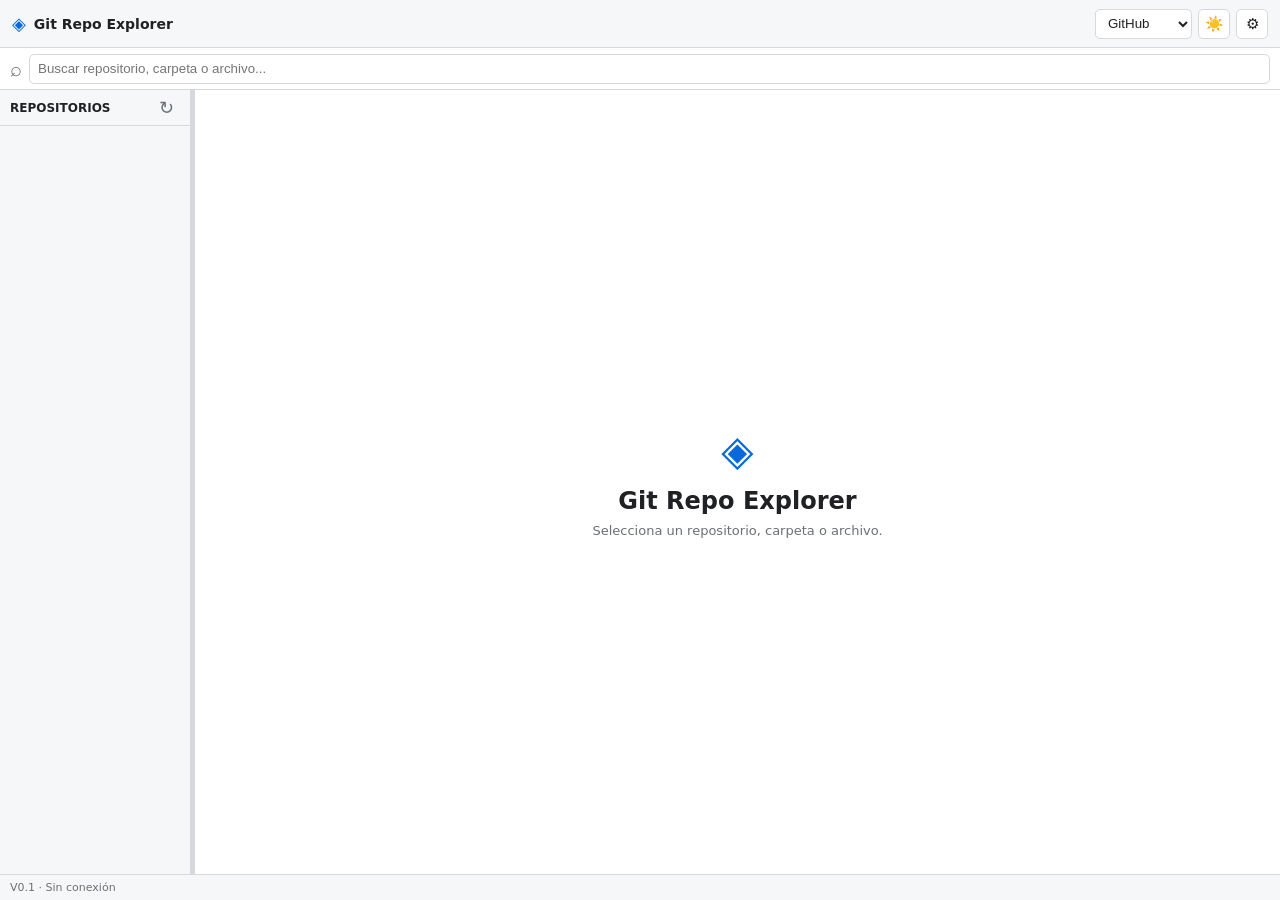
<file: GiXplorer_Test/GiXplorer/index.html>
<!-- GiXplorer_index.html -->

<!DOCTYPE html>

<html lang="es">

<head>

    <meta charset="UTF-8">

    <meta
        name="viewport"
        content="width=device-width, initial-scale=1.0"
    >

    <title>GiXplorer</title>

    <link
        rel="stylesheet"
        href="css/main.css"
    >

</head>


<body>


<!-- ============================================================
     CABECERA
     ============================================================ -->

<header class="topbar">

    <div class="title">

        <span class="title-icon">◈</span>

        <span>Git Repo Explorer</span>

    </div>


    <div class="top-actions">


        <!-- Proveedor rápido -->

        <select id="provider">

            <option value="github">
                GitHub
            </option>

            <option value="codeberg">
                Codeberg
            </option>

        </select>


        <!-- Cambio rápido de tema -->

        <button
            id="themeToggle"
            title="Cambiar tema"
        >
            ☀️
        </button>


        <!-- Abrir configuración -->

        <button
            id="settings"
            title="Configuración"
        >
            ⚙
        </button>


        <!-- ====================================================
             PANEL DE CONFIGURACIÓN
             ==================================================== -->

        <div
            id="settingsPanel"
            class="settings-panel"
        >


            <div class="settings-header">

                <span data-i18n="settings">
                    Configuración
                </span>

                <button
                    id="closeSettings"
                    title="Cerrar"
                >
                    ×
                </button>

            </div>


            <div class="settings-content">


                <!-- ============================
                     PROVEEDOR
                     ============================ -->

                <h3 data-i18n="provider">
                    Proveedor
                </h3>

                <select id="settingsProvider">

                    <option value="github">
                        GitHub
                    </option>

                    <option value="codeberg">
                        Codeberg
                    </option>

                </select>


                <!-- ============================
                     USUARIO
                     ============================ -->

                <h3 data-i18n="user">
                    Usuario
                </h3>

					<input
					id="providerUser"
					type="text"
					autocomplete="off"
					data-i18n-placeholder="user"
					placeholder="Usuario"
				>


                <!-- ============================
                     TOKEN
                     ============================ -->

                <h3 data-i18n="token">
                    Token
                </h3>

                <input
                    id="providerToken"
                    type="password"
                    autocomplete="off"
                    placeholder="Token"
                >


                <!-- Conexión -->

                <button
                    id="connectProvider"
                    data-i18n="testConnection"
                >
                    Probar conexión
                </button>


                <div
					id="connectionStatus"
					data-i18n="notConfigured"
				>
					Sin configurar
				</div>


                <hr>


                <!-- ============================
                     CONFIRMACIONES
                     ============================ -->

                <h3 data-i18n="confirmations">
                    Confirmaciones
                </h3>


                <label>

                    <input
                        type="checkbox"
                        id="confirmDelete"
                    >

                    <span data-i18n="confirmDelete">
                        Confirmar eliminar
                    </span>

                </label>


                <label>

                    <input
                        type="checkbox"
                        id="confirmMove"
                    >

                    <span data-i18n="confirmMove">
                        Confirmar mover
                    </span>

                </label>


                <label>

                    <input
                        type="checkbox"
                        id="confirmOverwrite"
                    >

                    <span data-i18n="confirmOverwrite">
                        Confirmar sobrescribir
                    </span>

                </label>


                <hr>


                <!-- ============================
                     INTERFAZ
                     ============================ -->

                <h3 data-i18n="interface">
                    Interfaz
                </h3>


                <!-- Tema -->

                <label
				for="settingsTheme"
				data-i18n="theme"
				>
					Tema
				</label>

                <select id="settingsTheme">

                   <option value="dark" data-i18n="dark">
						Oscuro
					</option>

					<option value="light" data-i18n="light">
						Claro
					</option>

					<option value="system" data-i18n="system">
						Sistema
					</option>

                </select>


                <!-- Idioma -->

                <label
                    for="settingsLanguage"
                    data-i18n="language"
                >
                    Idioma
                </label>

                <select id="settingsLanguage">

                    <option value="es">
                        Español
                    </option>

                    <option value="en">
                        English
                    </option>

                </select>


                <!-- Restaurar confirmaciones -->

                <button
                    id="resetConfirmations"
                    data-i18n="restoreConfirmations"
                >
                    Restaurar confirmaciones
                </button>


                <!-- Restablecer datos de usuario -->

                <button
                    id="resetData"
                    class="danger"
                    data-i18n="resetData"
                >
                    Restablecer datos
                </button>


            </div>

        </div>

    </div>

</header>


<!-- ============================================================
     BUSCADOR
     ============================================================ -->

<div class="searchbar">

    <span class="search-icon">
        ⌕
    </span>

	<input
		id="search"
		type="search"
		data-i18n-placeholder="search"
		placeholder="Buscar repositorio, carpeta o archivo..."
	>

</div>


<!-- ============================================================
     ÁREA PRINCIPAL
     ============================================================ -->

<main id="workspace">


    <!-- ============================
         ÁRBOL
         ============================ -->

    <section id="treePanel">

        <div class="panel-header">

            <span data-i18n="repositories">
			Repositorios
			</span>

           <button
			id="refreshTree"
			title="Actualizar"
		>
			↻
		</button>

        </div>


        <div id="tree">

            <!-- El árbol se genera desde JavaScript -->

        </div>

    </section>


    <!-- ============================
         SEPARADOR REDIMENSIONABLE
         ============================ -->

    <div
        id="splitter"
        title="Arrastrar para cambiar tamaño"
    ></div>


    <!-- ============================
         DETALLE
         ============================ -->

    <section id="detailPanel">

        <div class="empty-detail">

            <div class="empty-icon">
                ◈
            </div>

            <h2>
                Git Repo Explorer
            </h2>

			<p data-i18n="selectItem">
				Selecciona un repositorio,
				carpeta o archivo.
			</p>

        </div>

    </section>


</main>


<!-- ============================================================
     PIE
     ============================================================ -->

<footer>

	<span id="status">
		V0.1 · <span data-i18n="offline">Sin conexión</span>
	</span>

</footer>


<!-- ============================================================
     JAVASCRIPT
     
     El orden es importante:
     
     1. Storage
     2. Idioma
     3. Contrato de proveedores
     4. Proveedores
     5. Gestor de proveedores
     6. Aplicación
     ============================================================ -->

<script src="js/storage.js"></script>

<script src="js/i18n.js"></script>

<script src="js/providers/provider-interface.js"></script>

<script src="js/providers/github-provider.js"></script>

<script src="js/providers/codeberg-provider.js"></script>

<script src="js/provider-manager.js"></script>

<script src="js/app.js"></script>


</body>

</html>
</file>
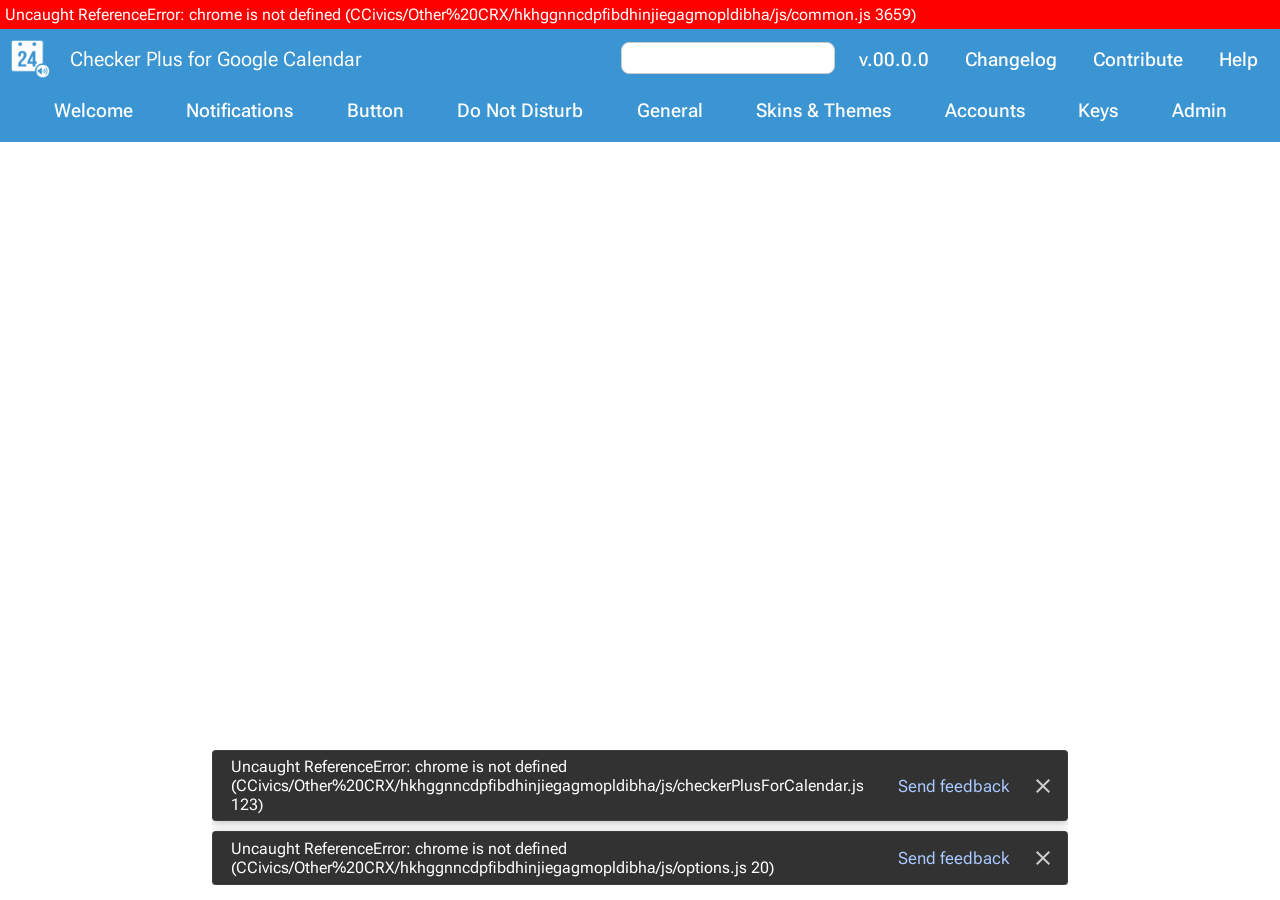
<file: CCivics/Other CRX/hkhggnncdpfibdhinjiegagmopldibha/options.html>
<!DOCTYPE html>
<html>
<head>
  	<title>Checker Plus for Google Calendar - Options</title>
  	<meta http-equiv="Content-Type" content="text/html; charset=utf-8"/>

    <link rel="stylesheet" href="css/jdom.css">

	<style>
		:root {
            --header-bg-color: #3B95D2;
            --gap: 30px;
            --calendar-reminders-sticky-top: 0px;
        }

		body {
            font-size: 16px;
            overflow-y: scroll;
        }

        fieldset {
            margin-block: 15px;
        }

        .label-text, select {
            width: 200px;
        }

        .col-gap {
            column-gap: 15px;
        }

        j-button[icon="help"]:not(.raised) {
            opacity: 0.3;
        }

        label:has(input[type="checkbox"]) + * > j-button[icon="help"] {
            --icon-only-padding: 0;
            margin-inline-start: 10px;
        }
		
		.hide {display:none}
		
		@-webkit-keyframes blink {
		    0% {
		        opacity:0.5;
		    }
		    50% {
		        opacity:1;
		    }
		    100% {
		        opacity:0.5;
		    }
		}
		
        #buttonPage .pin-extension {
            margin-bottom: 15px;
        }
        body.hide-pin .pin-extension {
            display: none;
        }
		
		.sliders {
            color:gray;
            font-size:0.8em;
        }
		
		.quote {color:gray}

        #generalPage label:has(select) {
            margin-block: 15px;
        }
		
		@-webkit-keyframes blink {
		    0% {
		        opacity:0.5;
		    }
		    50% {
		        opacity:1;
		    }
		    100% {
		        opacity:0.5;
		    }
		}
		
		.quote {color:gray}
		
		#notificationVoice label {transition:none}

        #dndScheduleDialog .row {
            white-space:nowrap;
            & input[type='checkbox'] {
                margin-inline: 7px;
            }
        }
        .allWeek {
            margin-top: -9px;
        }
		#dndScheduleDialog .time {display:inline-block;width:70px;margin-right:5px;text-align:right}
		#dndScheduleDialog .day {width:31px;text-align:center}
		#dndScheduleDialog .allWeek, #dndScheduleDialog .allDay {height:30px}
        .allDay,
        .allWeek {
            --icon-padding: 0;
            xx--icon-size: 14px;
        }
		
		#middle {padding:30px 10px;position:relative}
		
		[mustDonate] {opacity:0.4;transition:opacity 0.1s ease-in}
		[mustDonate]:hover {opacity:1}

		.highlight {
            outline: 4px solid red;
            border-radius: 5px;
            transition: outline 0.5s ease-in-out;
        }

		.keys td {margin:0;padding:8px 20px}
		
        .timezone-label {
            margin-inline-start: 10px;
            width: 100px;
        }

		.page {
            display: none;
            opacity: 1;
            transition-behavior: allow-discrete;
            transition: opacity 0.18s cubic-bezier(.4,0,.2,1);
            &.selected {
                display: flex;
                flex-direction: column;
                align-items: flex-start;
                xxrow-gap: var(--gap);

                @starting-style {
                    opacity: 0;
                }
            }
        }

        #welcomePage {
            row-gap: 20px;
            align-items: center;

            #guide j-button {
                min-width: 300px;
            }
        }

        #search {
            --input-padding: 6px;
            xxpadding: 2px;
            xxfont-size: 1em;
        }

        .search-result {
            outline:4px solid green;
            border-radius: 8px;
        }
        .secondary-nav li.search-result {
            outline:none;
            background-color:#0080008c;
        }

        #calendar-reminders-card {
            padding: 15px;
        }

        #calendar-reminders-header {
            position: sticky;
            top: var(--calendar-reminders-sticky-top);
            z-index: 2;
            background: var(--bg-light-color);
            padding: 8px;
            border-radius: 5px;
            margin-bottom: 10px;
            border-bottom: 1px solid var(--bg-light-color-hover);
        }

        #calendar-reminders {
            display: flex;
            flex-direction: column;
            row-gap: 30px;

            row-rule-width: 1px;
            row-rule-style: solid;
            row-rule-color: var(--bg-light-color-hover);

            .label-text, select {
                width: auto;
            }
        }

        #calendar-reminders .calendarReminderLine:not(:last-child) {
            xxpadding-bottom: 10px;
            xxborder-bottom: 1px solid var(--bg-light-color-hover);
        }

        #calendar-reminders .calendarReminderLine {
            column-gap: 43px;
            align-items: flex-start;
            
            column-rule-width: 1px;
            column-rule-style: solid;
            column-rule-color: var(--bg-light-color-hover);
        }

        #calendar-reminders .notification-section {
            min-width: 330px;
            xxflex: 1 1 290px;
            row-gap: 8px;
        }

        #calendar-reminders .allDayCalendarReminder {
            flex-wrap: wrap;
        }

        #calendar-reminders .allDayCalendarReminder .beforeAtText {
            opacity: 0.8;
        }

        #calendar-reminders .allDayCalendarReminder .reminderBeforeTime {
            min-width: 100px;
        }

        .calendarReminderLineLabel {
            margin-top: 8px;
            xxalign-self: start;
        }

        .calendarReminderLineTitle {
            width: 200px;
            text-overflow: ellipsis;
            overflow: hidden;
            white-space: nowrap;
        }

        .calendarReminderLine:not([excluded]) .calendarReminderLineCheckbox {
            background-color: rgba(128, 128, 128, 0.315);
        }

        .colorIndicator {border-radius:50%;min-width:16px;min-height:16px}

        :is(#popupWindowNotificationOptions, .other-notification-options) label:has(select) {
            margin-block: 10px;
            margin-inline-end: 10px;
        }

        #skinsAndThemesPage th {
            text-align: left;
        }
        #skinsAndThemesPage .name {max-width:300px;overflow:hidden;padding-right:10px}
        #skinsAndThemesPage .author a[href] {color: #03a9f4; text-decoration: none}
        #skinsAndThemesPage .skinImageWrapper {width:200px;text-align:center}
        #skinsAndThemesPage .skinImage {width:40px;transition:width 0.2s ease-in}
        #skinsAndThemesPage .addSkin {opacity:0}
        #skinsAndThemesPage .skinLine:hover .addSkin {opacity:1}

  	</style>

    <script src="js/common.js"></script>
    <script src="js/jdom.js"></script>
    <script src="js/icons.js"></script>

  	<script defer src="js/checkerPlusForCalendar.js"></script>
  	<script defer src="js/options.js"></script>
  	
</head>

<body>

    <header class="site-header" sticky>
        <div class="header-and-secondary-nav">
            <div class="header-content">
                <div class="header-start">
                    <j-button class="side-rail-button" icon="menu" aria-label="Open menu"></j-button>
                    <div class="logo-and-title">
                        <img class="logo" src="images/icons/icon-48-white.png"/>
                        <a main-title href="https://jasonsavard.com?ref=CalendarOptionsTitle">Checker Plus for Google Calendar</a>
                    </div>
                </div>

                <nav class="primary-nav" aria-label="Main Navigation"></nav>
                
                <div class="utility-items">
                    <j-input id="search" type="search" msgLabel="search"></j-input>
                    <a id="version" class="ripple" href="#"><span id="version-text">v.00.0.0</span></a>
                    <a id="changelog" class="ripple" href="https://jasonsavard.com/wiki/Checker_Plus_for_Google_Calendar_changelog?ref=CalendarOptions"><span msg="changelog">Changelog</span></a>
                    <a href="contribute.html" class="ripple"><span msg="contribute">Contribute</span></a>
                    <a href="https://jasonsavard.com/forum/t/checker-plus-for-google-calendar" class="ripple"><span msg="help">Help</span></a>
                </div>
            </div>

            <nav class="secondary-nav" aria-label="Secondary Navigation">
                <ul>
                    <li value="welcome"><a href="#" msg="welcome">Welcome</a></li>
                    <li value="notifications"><a href="#" msg="notifications">Notifications</a></li>
                    <li value="button"><a href="#" msg="button">Button</a></li>
                    <li value="dnd"><a href="#" msg="doNotDisturb">Do Not Disturb</a></li>
                    <li value="general"><a href="#" msg="general">General</a></li>
                    <li value="skinsAndThemes"><a href="#" msg="addSkinsOrThemes">Skins & Themes</a></li>
                    <li value="accounts"><a href="#" msg="accounts">Accounts</a></li>
                    <li value="keys"><a href="#" msg="keys">Keys</a></li>
                    <li value="admin"><a href="#" msg="admin">Admin</a></li>
                </ul>
            </nav>
        </div>
    </header>
    
    <div class="site-main">
        <template id="welcomePageTemplate">
            <div id="welcomePage" class="page" value="welcome">

                <label style="margin-block: 15px">
                    <span class="label-text" msg="language"></span>
                    <select id="lang" storage="language">
                        <option value="ar">العربية</option>
                        <option value="ca">català</option>
                        <option value="cs">čeština</option>
                        <option value="de">Deutsch</option>
                        <option value="en">English</option>
                        <option value="en-GB">English (UK)</option>
                        <option value="es">español</option>
                        <option value="fa">فارسی</option>
                        <option value="fr">français</option>
                        <option value="fr-CA">français (Canada)</option>
                        <option value="el">Ελληνικά</option>
                        <option value="he">עברית</option>
                        <option value="it">italiano</option>
                        <option value="hu">magyar</option>
                        <option value="nl">Nederlands</option>
                        <option value="no">Norsk</option>
                        <option value="pl">polski</option>
                        <option value='pt-BR'>
                            <div two-line>
                                <div>português</div>
                                <div secondary>Brasil</div>
                            </div>
                        </option>
                        <option value='pt-PT'>
                            <div two-line>
                                <div>português</div>
                                <div secondary>Portugal</div>
                            </div>
                        </option>
                        <option value="ro">română</option>
                        <option value="sk">Slovenčina</option>
                        <option value="sv">svenska</option>
                        <option value="ru">pусский</option>
                        <option value="tr">Türkçe</option>
                        <option value="ja">日本語</option>
                        <option value="zh-CN">简体中文</option>
                        <option value="zh-TW">繁體中文</option>
                        <option value="ko">한국어</option>
                    </select>
                </label>

                <div id="welcome" class="layout vertical" style="gap: 15px">
                    <div id="guideGrantAccessButton" class="layout horizontal center" hidden>
                        <j-button class="grantAccessButton colored raised" icon="person" msg="grantAccess"></j-button>
                        <a href="https://jasonsavard.com/wiki/Granting_access" target="_blank"><j-button icon="help"></j-button></a>
                    </div>
                    <div id="guides" class="hide">
                        <div class="layout vertical" style="align-items: stretch; gap: 18px;">
                            <j-button class="pin-extension colored" icon="pin" msg="pinExtensionToToolbar"></j-button>

                            <j-button id="openCheckerPlusSidePanelGuide" class="colored" icon="chrome-reader-mode" msg="openCheckerPlusSidePanel"></j-button>
                            <j-tooltip animation-delay="0" position="start"><span msg="notificationsGuideToolTip">Sounds, Voices, Desktop notifications</span></j-tooltip>

                            <j-button id="notificationsGuide" class="colored" icon="notifications" msg="customizeNotifications"></j-button>
                            <j-tooltip animation-delay="0" position="start"><span msg="notificationsGuideToolTip">Sounds, Voices, Desktop notifications</span></j-tooltip>
                        </div>
                    </div>
                </div>

            </div>
        </template>

        <template id="notificationsPageTemplate">
            <div id="notificationsPage" class="page" value="notifications">
                <fieldset class="layout horizontal center col-gap">
                    <legend msg="notificationSound"></legend>
                    <select id="notificationSound" msgLabel="notificationSound" mustDonate storage="notificationSound">
                        <option value="" msg="off">off</option>
                        <hr>
                        <option value="ding.mp3" msg="ding"></option>
                        <option value="bellStrike.mp3">Bell Strike</option>
                        <option value="boing.mp3">Boing</option>
                        <option value="calendarReminder.mp3">Calendar reminder</option>
                        <option value="musicBox.mp3" msg="musicBox"></option>
                        <option value="reminderMale.mp3">Reminder male voice</option>
                        <option value="reminderFemale.mp3">Reminder female voice</option>
                        <option value="sunGong.mp3">Sun Gong</option>
                        <option value="youveGotAReminder.mp3">You've got a reminder</option>
                        <hr>
                        <option value="custom" msg="custom">Custom...</option>
                    </select>
                    <div id="soundOptions" class="layout horizontal center" style="gap: var(--gap);">
                        <j-button id="playNotificationSound" icon="play-arrow" class="testButton raised"></j-button>
                        <div class="layout horizontal center sliders col-gap">
                            <span msg="volume">Volume</span>
                            <input type="range" id="notificationSoundVolume" storage="notificationSoundVolume">
                        </div>
                    </div>
                </fieldset>

                <fieldset class="layout horizontal center col-gap" hide-from-firefox>
                    <legend msg="notificationTextToSpeech"></legend>
                    <label>
                        <span class="label-text" msg="notificationTextToSpeech" hidden></span>
                        <select id="notificationVoice" class="sound">
                            <option value='' msg="off">Off</option>
                            <hr>
                            <option value='native' msgFF="native">
                                <div two-line>
                                    <div msg="native">native</div>
                                    <div secondary>No language detection</div>
                                </div>
                            </option>
                            <hr>
                            <optgroup id="ttsVoices" label="Voices"></optgroup>
                            <hr>
                            <option value='addVoice'><span msg="addSpeechEngines">Add voice</span>...</option>
                        </select>
                        <j-tooltip msgPosition="right" for="notificationVoice" msg="notificationTextToSpeechTitle">notificationTextToSpeechTitle</j-tooltip>
                    </label>
                    <div id="voiceOptions" style="display: flex; align-items: center; gap: var(--gap)">
                        <div class="layout horizontal center">
                            <j-button id="playVoice" icon="play-arrow" class="testButton raised"></j-button>
                            <a href="https://jasonsavard.com/wiki/Voice_Notifications" target="_blank"><j-button icon="help"></j-button></a>
                        </div>
                        <div class="layout horizontal center wrap" style="gap: 10px">
                            <div class="layout horizontal center sliders col-gap">
                                <span msg="volume">Volume</span> <input id="voiceSoundVolume" storage="voiceSoundVolume" type="range"/> <span msg="pitch">Pitch</span> <input id="pitch" storage="pitch" min="0.1" max="2" step="0.1" type="range"/> <span msg="rate">Rate</span> <input id="rate" storage="rate" min="0.1" max="2" step="0.1" type="range"/>
                            </div>
                            <div>
                                <j-icon icon="format-quote" class="quote" style="transform:scaleX(-1)"></j-icon>
                                <j-input id="voiceTestText" no-label-float msgValue="voiceTest" style="width:140px"></j-input>
                                <j-icon icon="format-quote" class="quote"></j-icon>
                            </div>
                            <label>
                                <span class="label-text" msg="voiceNotificationOnlyIfIdle"></span>
                                <select id="voiceNotificationOnlyIfIdleInterval" storage="voiceNotificationOnlyIfIdleInterval">
                                    <option value="" msg="alwaysSpeak">Always speak</option>
                                    <option value="15" msg="Xseconds" msgArg1="15">15</option>
                                    <option value="30" msg="Xseconds" msgArg1="30">30</option>
                                    <option value="60" msg="Xminute" msgArg1="1">1</option>
                                    <option value="120" msg="Xminutes" msgArg1="2">2</option>
                                </select>
                            </label>
                        </div>
                    </div>
                </fieldset>

                <fieldset class="layout horizontal center col-gap">
                    <legend><span msg="showDesktopNotifications"></span></legend>
                    <select id="desktopNotification" msgLabel="showDesktopNotifications" storage="desktopNotification">
                        <option value="" msg="off">off</option>
                        <option id="textNotification" value="text" msg="textNotification">textNotification</option>
                        <option id="richNotification" value="rich" msg="richNotification">richNotification</option>
                        <option id="popupWindowNotification" value="popupWindow" msgFF="popupWindow">
                            <div two-line>
                                <div msg="popupWindow">popupWindow</div>
                                <div secondary msg="recommended">recommended</div>
                            </div>
                        </option>
                    </select>
                    <j-tooltip for="textNotification" position="start" animation-delay="0"><span msg="textNotificationToolTip"></span></j-tooltip>
                    <j-tooltip for="richNotification" position="start" animation-delay="0"><span msg="richNotificationToolTip"></span></j-tooltip>
                    <j-tooltip for="popupWindowNotification" position="start" animation-delay="0"><span msg="popupWindowNotificationToolTip"></span></j-tooltip>
                    <j-button id="testNotification" icon="notifications" class="testButton raised"></j-button>
                    <j-tooltip for="testNotification"><span msg="testIt"></span></j-tooltip>
                    <a href="https://jasonsavard.com/wiki/Desktop_notifications" target="_blank"><j-button icon="help"></j-button></a>
                </fieldset>

                <div id="desktopNotificationOptions">
                    <div id="richNotificationOptions" class="layout horizontal center col-gap">
                        <label>
                            <span class="label-text" msg="notificationGrouping"></span>
                            <select storage="notificationGrouping">
                                <option value="groupNotifications" msg="groupNotifications">groupNotifications</option>
                                <option value="individualNotifications" value="rich" msg="individualNotifications">individualNotifications</option>
                            </select>
                        </label>

                        <label>
                            <span class="label-text" msg="hideAfter"></span>
                            <select storage="showNotificationDuration">
                                <option value="6" msg="Xseconds" msgArg1="6">6</option>
                                <option value="never" msg="never">never hide</option>
                            </select>
                        </label>

                        <div id="notificationButtons" class="layout horizontal center col-gap">
                            <!-- had to comment because this because this listener stopped working chrome.notifications.onClosed refer https://bugs.chromium.org/p/chromium/issues/detail?id=1212142 -->
                            <!--paper-dropdown-menu msgLabel="clickingXOnNotification">
                                <paper-listbox slot="dropdown-content" selected="0">
                                    <paper-item disabled msg="dismissesEvents">Dismisses events</paper-item>
                                </paper-listbox>
                            </paper-dropdown-menu-->

                            <label chromium-only>
                                <span class="label-text" msg="notificationButton1"></span>
                                <select storage="notificationButton1">
                                    <option value="" msg="hideButton">hidebutton</option>
                                    <hr>
                                    <option class="snoozeOption" value="minutes_5" msg="Xminutes" msgArg1="5">5</option>
                                    <option class="snoozeOption" value="minutes_10" msg="Xminutes" msgArg1="10">10</option>
                                    <option class="snoozeOption" value="minutes_15" msg="Xminutes" msgArg1="15">15</option>
                                    <option class="snoozeOption" value="minutes_30" msg="Xminutes" msgArg1="30">30</option>
                                    <option class="snoozeOption" value="minutes_45" msg="Xminutes" msgArg1="45">45</option>
                                    <option class="snoozeOption" value="hours_1" msg="Xhour" msgArg1="1">1 hour</option>
                                    <option class="snoozeOption" value="hours_2" msg="Xhours" msgArg1="2">2 hour</option>
                                    <option class="snoozeOption" value="hours_4" msg="Xhours" msgArg1="4">4 hour</option>
                                    <option class="snoozeOption" value="hours_8" msg="Xhours" msgArg1="8">8 hour</option>
                                    <option class="snoozeOption" value="days_1" msg="Xday" msgArg1="1">1 day</option>
                                    <option class="snoozeOption" value="days_2" msg="Xdays" msgArg1="2">2 day</option>
                                    <option class="snoozeOption" value="days_7" msg="Xdays" msgArg1="7">7 day</option>
                                    <hr>
                                    <option value="snoozeTimes" msg="moreSnoozeTimes">moreSnoozeTimes</option>
                                    <hr>
                                    <option value="location|hangout" msg="showLocationOrSource">showLocationOrSource</option>
                                    <hr>
                                    <option value="dismiss" msg="dismiss">dismiss</option>
                                </select>
                            </label>

                            <label chromium-only>
                                <span class="label-text" msg="notificationButton2"></span>
                                <select storage="notificationButton2">
                                    <option value="" msg="hideButton">hidebutton</option>
                                    <hr>
                                    <option class="snoozeOption" value="minutes_5" msg="Xminutes" msgArg1="5">5</option>
                                    <option class="snoozeOption" value="minutes_10" msg="Xminutes" msgArg1="10">10</option>
                                    <option class="snoozeOption" value="minutes_15" msg="Xminutes" msgArg1="15">15</option>
                                    <option class="snoozeOption" value="minutes_30" msg="Xminutes" msgArg1="30">30</option>
                                    <option class="snoozeOption" value="minutes_45" msg="Xminutes" msgArg1="45">45</option>
                                    <option class="snoozeOption" value="hours_1" msg="Xhour" msgArg1="1">1 hour</option>
                                    <option class="snoozeOption" value="hours_2" msg="Xhours" msgArg1="2">2 hour</option>
                                    <option class="snoozeOption" value="hours_4" msg="Xhours" msgArg1="4">4 hour</option>
                                    <option class="snoozeOption" value="hours_8" msg="Xhours" msgArg1="8">8 hour</option>
                                    <option class="snoozeOption" value="days_1" msg="Xday" msgArg1="1">1 day</option>
                                    <option class="snoozeOption" value="days_2" msg="Xdays" msgArg1="2">2 day</option>
                                    <option class="snoozeOption" value="days_7" msg="Xdays" msgArg1="7">7 day</option>
                                    <hr>
                                    <option value="snoozeTimes" msg="moreSnoozeTimes">moreSnoozeTimes</option>
                                    <hr>
                                    <option value="location|hangout" msg="showLocationOrSource">showLocationOrSource</option>
                                    <hr>
                                    <option value="dismiss" msg="dismiss">dismiss</option>
                                </select>
                            </label>
                        </div>
                    </div>

                    <div class="layout horizontal center other-notification-options col-gap">
                        <label>
                            <span class="label-text" msg="showPendingNotificationsEvery"></span>
                            <select storage="pendingNotificationsInterval">
                                <option value="" msg="off">off</option>
                                <option value="1" msg="Xminute" msgArg1="1">1</option>
                                <option value="5" msg="Xminutes" msgArg1="5">5</option>
                                <option value="10" msg="Xminutes" msgArg1="10">10</option>
                                <option value="15" msg="Xminutes" msgArg1="15">15</option>
                                <option value="30" msg="Xminutes" msgArg1="30">30</option>
                                <option value="60" msg="Xminutes" msgArg1="60">60</option>
                            </select>
                        </label>

                        <div>
                            <j-button id="testPendingReminder" icon="notifications" class="testButton raised"></j-button>
                            <j-tooltip for="testPendingReminder"><span msg="testIt"></span></j-tooltip>
                        </div>
                    </div>

                    <div class="layout horizontal center other-notification-options col-gap">
                        <label id="showCalendarNames">
                            <span class="label-text" msg="showCalendarNames"></span>
                            <select storage="showCalendarInNotification">
                                <option value="never" msg="off">off</option>
                                <option value="onlyNonPrimary" msg="onlyNonPrimary">onlyNonPrimary</option>
                                <option value="always" msg="always">always</option>
                            </select>
                        </label>
                    </div>

                    <div style="margin-block: 10px">
                        <a href="https://jasonsavard.com/wiki/Turn_off_native_notifications_from_Google_Calendar" target="_blank">
                            <j-button class="raised" msg="turnOffGoogleCalendarNotifications">Turn off Google Calendar native notifications</j-button>
                        </a>
                    </div>

                    <div id="popupWindowNotificationOptions" class="layout vertical start">
                        <div>
                            <label>
                                <span class="label-text" msg="defaultSnoozeBeforeTime"></span>
                                <select storage="defaultSnoozeBeforeTime">
                                    <option value="" msg="none">none</option>
                                    <option value="-1"><span msg="Xminute" msgArg1="-1">-1 minute</span></option>
                                    <option value="-2"><span msg="Xminutes" msgArg1="-2">-2 minutes</span></option>
                                    <option value="-5"><span msg="Xminutes" msgArg1="-5">-5 minutes</span></option>
                                </select>
                            </label>
                            
                            <label>
                                <span class="label-text" msg="defaultSnoozeTime"></span>
                                <select storage="defaultSnoozeTime">
                                    <option value="" msg="none">none</option>
                                    <option value="5"><span msg="Xminutes" msgArg1="5">5 minutes</span></option>
                                    <option value="15"><span msg="Xminutes" msgArg1="15">15 minutes</span></option>
                                    <option value="30"><span msg="Xminutes" msgArg1="30">30 minutes</span></option>
                                    <option value="60"><span msg="Xhour" msgArg1="1">1 hour</span></option>
                                    <option value="120"><span msg="Xhours" msgArg1="2">2 hours</span></option>
                                    <option value="240"><span msg="Xhours" msgArg1="4">4 hours</span></option>
                                    <option value="480"><span msg="Xhours" msgArg1="8">8 hours</span></option>
                                    <option value="1d"><span msg="Xday" msgArg1="1">1 day</span></option>
                                    <option value="2d"><span msg="Xdays" msgArg1="2">2 days</span></option>
                                    <option value="3d"><span msg="Xdays" msgArg1="3">3 days</span></option>
                                    <option value="7d"><span msg="Xdays" msgArg1="7">7 days</span></option>
                                </select>
                            </label>
                        </div>

                        <label>
                            <span class="label-text" msg="notificationWindowSize"></span>
                            <select id="notificationWindowSize" storage="notificationWindowSize">
                                <option value="minimized" msg="minimized">minimized</option>
                                <option value="normal" msg="normal">normal</option>
                                <option value="auto" msg="auto">auto</option>
                                <option value="maximized" msg="maximized">maximized</option>
                            </select>
                        </label>
                        
                        <label><input type="checkbox" storage="onlyInterruptIfIdle"> <span msg="onlyInterruptIfIdle">onlyInterruptIfIdle</span></label>
                        <label><input type="checkbox" storage="hideDelete"> <span msg="hideDelete">hideDelete</span></label>
                        <label><input type="checkbox" storage="hideReminderHeader" mustDonate> <span msg="hideReminderHeader">hideReminderHeader</span></label>
                        <label><input type="checkbox" storage="displayEventTitlesInReminderWindowTitle"> <span msg="displayEventTitlesInReminderWindowTitle">displayEventTitlesInReminderWindowTitle</span></label>
                    </div>

                    <div class="layout vertical start">
                        <label><input type="checkbox" storage="showSnoozedEvents" id="showSnoozedEvents"> <span msg="snoozedEventsToolTip"></span></label>
                        <label><input type="checkbox" storage="snoozingChangesEventTime" mustDonate> <span msg="snoozingChangesEventTime"></span></label>
                        <label><input type="checkbox" id="syncDismissedAndSnoozedRemindersAcrossExtensions" storage="syncDismissedAndSnoozedRemindersAcrossExtensions" mustDonate> <span msg="syncDismissedAndSnoozedRemindersAcrossExtensions"></span></label>
                        <label><input type="checkbox" storage="automaticallyDismissRemindersForPastEvents" mustDonate> <span msg="automaticallyDismissRemindersForPastEvents"></span></label>
                        <label><input type="checkbox" storage="showNotifsCreatedInPast"> <span msg="showNotifsCreatedInPast"></span></label>
                        <label><input type="checkbox" storage="dismissEventAfterClickingJoinVideo"> <span msg="dismissEventAfterClickingJoinVideo">dismissEventAfterClickingJoinVideo</span></label>
                        <label><input type="checkbox" storage="doNotShowNotificationsForAlldayEvents"> <span msg="doNotShowNotificationsForAlldayEvents">doNotShowNotificationsForAlldayEvents</span></label>
                        <label><input type="checkbox" id="doNotShowPastNotifications" storage="doNotShowPastNotifications"> <span msg="doNotShowPastNotifications">doNotShowPastNotifications</span></label>
                        <j-tooltip position="start"><span msg="doNotShowPastNotificationsTitle"></span></j-tooltip>
                        <label><input type="checkbox" storage="doNotShowNotificationsForRepeatingEvents"> <span msg="doNotShowNotificationsForRepeatingEvents">doNotShowNotificationsForRepeatingEvents</span></label>
                        <div chromium-only class="layout horizontal center">
                            <label><input type="checkbox" id="runInBackground" permissions="background"> <span msg="runInBackground"></span></label>
                            <j-tooltip position="start"><span msg="runInBackgroundToolTip"></span></j-tooltip>
                            <a href="https://jasonsavard.com/wiki/Run_in_background?ref=CalendarOptions" target="_blank">
                                <j-button icon="help"></j-button>
                            </a>
                        </div>
                    </div>
                </div>

                <div class="layout vertical start" style="margin-top: 10px">
                    <div id="calendar-reminders-card" class="card">
                        <div id="calendar-reminders-header" class="layout horizontal center" style="gap: 20px;font-size: 1.25em;opacity: 0.75">
                            <span msg="notificationsForCalendars" style="min-width: 250px"></span>
                            <span msg="timedEventsNotifications" style="min-width: 360px">Timed events notifications</span>
                            <span msg="allDayEventsNotifications" style="min-width: 300px">All-day events notifications</span>
                            <div class="flex"></div>
                            <j-button id="refresh" icon="refresh" msg="refresh"></j-button>
                        </div>
                        <div id="calendar-reminders"></div>
                    </div>
                </div>

            </div>
        </template>

        <template id="dndPageTemplate">
            <div id="dndPage" class="page" value="dnd">
                <div class="layout vertical start">
                    <div class="layout horizontal center" style="margin-top:10px">
                        <label><input type="checkbox" storage="syncDND"> <span msg="syncDND"></span></label>
                        <a href="https://jasonsavard.com/wiki/Do_Not_Disturb_(DND)" target="_blank">
                            <j-button icon="help"></j-button>
                        </a>
                    </div>
                    <div class="layout horizontal center" style="margin-top:10px">
                        <j-button id="dndSchedule" icon="schedule" msg="schedule" class="filled">muteVoiceWhileSleeping</j-button>
                        <a target="_blank" href="https://jasonsavard.com/wiki/Do_Not_Disturb"><j-button icon="help"></j-button></a>
                    </div>
                </div>
            </div>
        </template>

        <template id="buttonPageTemplate">
            <div id="buttonPage" class="page" value="button">

                <j-button class="pin-extension filled" icon="pin" msg="pinExtensionToToolbar"></j-button>

                <div class="layout vertical start">
                    <div class="layout horizontal center col-gap" style="margin-bottom: 20px">
                        <div class="horizontal">
                            <j-icon id="currentBadgeIcon" src="images/icons/icon-19_default.png"></j-icon>
                            <label>
                                <span class="label-text" msg="buttonIcon"></span>
                                <select id="badgeIcon" storage="badgeIcon" mustDonate>
                                    <option value="default" msgFF="iconDefault"><j-icon src="images/icons/icon-19_default.png"></j-icon> <span msg="iconDefault">hello</span></option>
                                    <option value="default3WithDate" msgFF="iconDefault2WithDate"><j-icon src="images/icons/icon-19_default3WithDate.png"></j-icon> <span msg="iconDefault2WithDate">hello</span></option>
                                    <option value="default2WithDate" msgFF="iconDefault2WithDateInverted"><j-icon src="images/icons/icon-19_default2WithDate.png"></j-icon> <span msg="iconDefault2WithDateInverted">hello</span></option>
                                    <option value="classic" msgFF="iconClassic"><j-icon src="images/icons/icon-19_classic.png"></j-icon> <span msg="iconClassic">hello</span></option>
                                    <option value="new" msgFF="iconNew"><j-icon src="images/icons/icon-19_new.png"></j-icon> <span msg="iconNew">hello</span></option>
                                    <option value="newWithDate" msgFF="iconNewWithDate"><j-icon src="images/icons/icon-19_newWithDate.png"></j-icon> <span msg="iconNewWithDate">hello</span></option>
                                    <option value="new2" msgFF="iconNew2"><j-icon src="images/icons/icon-19_new2.png"></j-icon> <span msg="iconNew2">hello</span></option>
                                    <option value="new2WithDate" msgFF="iconNew2WithDate"><j-icon src="images/icons/icon-19_new2WithDate.png"></j-icon> <span msg="iconNew2WithDate">hello</span></option>
                                    <option value="default_monochrome" msgFF="iconMonochrome2"><j-icon src="images/icons/icon-19_default_monochrome.png"></j-icon> <span msg="iconMonochrome2">hello</span></option>
                                    <option value="default_monochromeWithDate" msgFF="iconMonochrome2WithDate"><j-icon src="images/icons/icon-19_default_monochromeWithDate.png"></j-icon> <span msg="iconMonochrome2WithDate">hello</span></option>
                                    <option value="monochrome" msgFF="iconMonochrome"><j-icon src="images/icons/icon-19_monochrome.png"></j-icon> <span msg="iconMonochrome">hello</span></option>
                                    <option value="edge" msgFF="edge"><j-icon src="images/icons/icon-19_edge.png"></j-icon> <span msg="edge">Edge</span></option>
                                    <hr>
                                    <option value="custom" msgFF="custom"><j-icon id="customButtonIcon"></j-icon> <span msg="custom">custom</span></option>
                                </select>
                            </label>
                        </div>
                        <label>
                            <span class="label-text" msg="buttonClickAction"></span>
                            <select id="browserButtonAction" msgLabel="buttonClickAction" storage="browserButtonAction">
                                <option value="popup" msgFF="openPopupPreview">
                                    <div two-line>
                                        <div msg="openPopupPreview">openPopupPreview</div>
                                        <div secondary msg="recommended">recommended</div>
                                    </div>
                                </option>
                                <option value="popupSidePanel" msg="openCheckerPlusSidePanel" hide-from-firefox hide-from-opera>openCheckerPlusSidePanel</option>
                                <option value="popupDetached" msgFF="openCheckerPlusDetached">
                                    <div two-line>
                                        <div msg="openCheckerPlusDetached">openCheckerPlusDetached</div>
                                        <div secondary>Detached popup window</div>
                                    </div>
                                </option>
                                <option value="checkerPlusTab" msg="openCheckerPlusTab">openCheckerPlusTab</option>
                                <option value="googleCalendar" msg="openGoogleCalendar">openGoogleCalendar</option>
                            </select>
                        </label>
                    </div>

                    <div class="horizontal">
                        <label><input type="checkbox" id="showEventTimeOnBadge" storage="showEventTimeOnBadge"> <span msg="showEventTimeOnBadge"></span></label>
                        <a href="https://jasonsavard.com/wiki/Calendar_button" target="_blank"><j-button icon="help"></j-button></a>
                    </div>

                    <div id="showEventTimeOnBadgeOptions" class="layout vertical hide" style="margin-left:30px">
                        <label><input type="checkbox" id="useEventColors" storage="useEventColors"> <span msg="useEventColors"></span></label>
                        <label><input type="checkbox" id="showMinutesLeftInBadge" storage="showMinutesLeftInBadge"> <span msg="showMinutesLeftInBadge"></span></label>
                        <label><input type="checkbox" id="showHoursLeftInBadge" storage="showHoursLeftInBadge"> <span msg="hoursRemaining"></span></label>
                        <label><input type="checkbox" id="showDaysLeftInBadge" storage="showDaysLeftInBadge"> <span msg="daysRemaining"></span></label>
                        <label><input type="checkbox" id="showTimeSpecificEventsBeforeAllDay" storage="showTimeSpecificEventsBeforeAllDay"> <span msg="showTimeSpecificEventsBeforeAllDay"></span></label>
                        <label><input type="checkbox" id="hideColonInTime" storage="hideColonInTime"> <span msg="hideColonInTime"></span></label>
                        <label><input type="checkbox" id="time-remaining-for-current-event" storage="timeRemainingForCurrentEvent"> <span msg="timeRemainingForCurrentEvent"></span></label>
                        <label><input type="checkbox" id="only-show-events-with-notifs" storage="onlyShowBadgeEventsWithNotifs"> <span msg="onlyShowEventsWithNotifications"></span></label>
                    </div>

                    <label><input type="checkbox" id="showDayOnBadge" storage="showDayOnBadge"> <span msg="showDayOnBadge"></span></label>
                    <div id="showDayOnBadgeOptions" class="layout vertical hide" style="margin-left:30px">
                        <label><input type="checkbox" id="showDayOnBadgeExceptWhenMinutesLeft" storage="showDayOnBadgeExceptWhenMinutesLeft"> <span msg="showDayOnBadgeExceptWhenMinutesLeft"></span></label>
                        <label><input type="checkbox" id="showDayOnBadgeExceptWhenHoursLeft" storage="showDayOnBadgeExceptWhenHoursLeft"> <span msg="showDayOnBadgeExceptWhenHoursLeft"></span></label>
                        <label><input type="checkbox" id="showDayOnBadgeExceptWhenDaysLeft" storage="showDayOnBadgeExceptWhenDaysLeft"> <span msg="showDayOnBadgeExceptWhenDaysLeft"></span></label>
                    </div>

                    <label><input type="checkbox" id="showButtonTooltip" storage="showButtonTooltip"> <span msg="showButtonTooltip"></span></label>
                    <label><input type="checkbox" id="showBusyEvents" storage="showBusyEvents"> <span msg="showBusyEvents"></span></label>
                    <span style="color:gray;margin-top:10px" msg="excludeFromNotificationsUse">To exclude from notifications use the Notifications tab</span>
                    <label><input type="checkbox" id="excludeRecurringEventsButtonIcon" storage="excludeRecurringEventsButtonIcon"> <span msg="excludeRecurringEventsButtonIcon"></span></label>
                    <label><input type="checkbox" id="excludeHiddenCalendarsFromButton" storage="excludeHiddenCalendarsFromButton"> <span msg="excludeHiddenCalendarsFromButton"></span></label>

                </div>

            </div>
        </template>

        <template id="generalPageTemplate">
            <div id="generalPage" class="page" value="general">

                <div class="layout vertical start">
                    <label><input type="checkbox" id="twentyFourHourMode" storage="24hourMode"> <span msg="24hourMode"></span></label>

                    <label><input type="checkbox" storage="showEventIcons"> <span msg="showEventIcons"></span></label>
                    <label><input type="checkbox" storage="removeShareLinks" mustDonate> <span msg="removeShareLinks"></span></label>
                    <label><input type="checkbox" storage="highlightWeekends"> <span msg="highlightWeekends"></span></label>
                    <label><input type="checkbox" storage="dimPastEvents"> <span msg="dimPastEvents"></span></label>
                    <label><input type="checkbox" id="openExistingCalendarTab"><span msg="openExistingCalendarTab"></span></label>
                    <label><input type="checkbox" storage="detectTime"><span msg="detectTime"></span></label>
                    <label><input type="checkbox" storage="selectAllDay"><span msg="selectAllDay"></span></label>
                    <label><input type="checkbox" storage="showCompletedTasks"><span msg="showCompletedTasks"></span></label>
                    <label><input type="checkbox" storage="showWeekNumbers"><span msg="showWeekNumbers"></span></label>
                    <label><input type="checkbox" storage="showDayOfYear"><span msg="dayOfYear"></span></label>
                    <label><input type="checkbox" storage="deduplicateSharedEvents" mustDonate> <span msg="deduplicateSharedEvents"></span></label>
                    <div class="horizontal" hide-from-firefox>
                        <label><input type="checkbox" id="realtimeSyncing" mustDonate><span msg="realtimeSyncing"></span></label> <a href="https://jasonsavard.com/wiki/Push_Notifications" target="_blank"><j-button icon="help"></j-button></a>
                    </div>

                    <fieldset>
                        <legend msg="contextMenu"></legend>
                        <div class="horizontal">
                            <label><input type="checkbox" storage="showContextMenuItem" id="showContextMenuItem"> <span msg="showContextMenuItem"></span></label>
                            <a href="https://jasonsavard.com/wiki/Add_the_current_browser_tab_to_your_calendar?ref=CalendarOptions"
                            target="_blank">
                                <j-button icon="help"></j-button>
                            </a>
                        </div>
                        <label><input type="checkbox" storage="showOnlyQuickWhenTextSelected" id="showOnlyQuickWhenTextSelected"> <span msg="showOnlyQuickWhenTextSelected"></span></label>
                        <label id="contextMenuFirstHourOfDayWrapper">
                            <span class="label-text" msg="contextMenuFirstHourOfDay"></span>
                            <select id="contextMenuFirstHourOfDay" storage="contextMenuFirstHourOfDay">
                                <option value="0" msgTime="0">12am</option>
                                <option value="1" msgTime="1">1am</option>
                                <option value="2" msgTime="2">2am</option>
                                <option value="3" msgTime="3">3am</option>
                                <option value="4" msgTime="4">4am</option>
                                <option value="5" msgTime="5">5am</option>
                                <option value="6" msgTime="6">6am</option>
                                <option value="7" msgTime="7" selected>7am</option>
                                <option value="8" msgTime="8">8am</option>
                                <option value="9" msgTime="9">9am</option>
                                <option value="10" msgTime="10">10am</option>
                                <option value="11" msgTime="11">11am</option>
                                <option value="12" msgTime="12">12pm</option>
                                <option value="13" msgTime="13">1pm</option>
                                <option value="14" msgTime="14">2pm</option>
                                <option value="15" msgTime="15">3pm</option>
                                <option value="16" msgTime="16">4pm</option>
                                <option value="17" msgTime="17">5pm</option>
                                <option value="18" msgTime="18">6pm</option>
                                <option value="19" msgTime="19">7pm</option>
                                <option value="20" msgTime="20">8pm</option>
                                <option value="21" msgTime="21">9pm</option>
                                <option value="22" msgTime="22">10pm</option>
                                <option value="23" msgTime="23">11pm</option>
                            </select>
                        </label>
                    </fieldset>

                    <fieldset class="layout vertical card">
                        <legend msg="timezone"></legend>
                        <label><input type="checkbox" id="displaySecondaryTimezone" storage="displaySecondaryTimezone" mustDonate><span msg="displaySecondaryTimezone">Display secondary timezone</span></label>
                        <div class="layout horizontal center col-gap">
                            <label>
                                <span class="label-text" msg="primaryTimezone"></span>
                                <select id="primaryTimezone">
                                    <!-- Timezones will be populated here -->
                                </select>
                            </label>
                            <j-input id="primaryTimezoneLabel" class="timezone-label" msgLabel="label" storage="primaryTimezoneLabel" maxlength="7"></j-input>
                        </div>
                        
                        <div class="layout horizontal center col-gap">
                            <label>
                                <span class="label-text" msg="secondaryTimezone"></span>
                                <select id="secondaryTimezone" msgLabel="secondaryTimezone" storage="secondaryTimezone">
                                    <!-- Timezones will be populated here -->
                                </select>
                            </label>
                            <j-input id="secondaryTimezoneLabel" class="timezone-label" msgLabel="label" storage="secondaryTimezoneLabel" maxlength="7"></j-input>
                        </div>
                    </fieldset>

                    <label>
                        <span class="label-text" msg="appearance"></span>
                        <select id="appearance" mustDonate>
                            <option value="light" msg="light">light</option>
                            <option value="dark" msg="dark">dark</option>
                            <option value="system" msg="systemDefault">systemDefault</option>
                        </select>
                    </label>

                    <label>
                        <span class="label-text" msg="defaultCalendar"></span>
                        <select id="defaultCalendar" msgLabel="defaultCalendar" mustDonate storage="defaultCalendarId">
                            <!-- to be filled -->
                        </select>
                    </label>
                    
                    <label>
                        <span class="label-text" msg="maxDaysAhead"></span>
                        <select id="maxDaysAhead" storage="maxDaysAhead">
                            <option value="1">1</option>
                            <option value="2">2</option>
                            <option value="3">3</option>
                            <option value="4">4</option>
                            <option value="5">5</option>
                            <option value="6">6</option>
                            <option value="7">7</option>
                            <option value="14">14</option>
                            <option value="21">21</option>
                        </select>
                    </label>
                    <j-tooltip position="start" for="maxDaysAhead" msg="maxDaysAheadTitle"></j-tooltip>

                    <label>
                        <span class="label-text" msg="weeksInMonth"></span>
                        <select storage="weeksInMonth">
                            <option value="auto" msg="auto">auto</option>
                            <option value="6">6</option>
                        </select>
                    </label>

                    <div id="customView">
                        <label>
                            <span class="label-text" msg="customView"></span>
                            <select storage="customView">
                                <option value="2days" msg="Xdays" msgArg1="2">2</option>
                                <option value="3days" msg="Xdays" msgArg1="3">3</option>
                                <option value="4days" msg="Xdays" msgArg1="4">4</option>
                                <option value="5days" msg="Xdays" msgArg1="5">5</option>
                                <option value="6days" msg="Xdays" msgArg1="6">6</option>
                                <option value="7days" msg="Xdays" msgArg1="7">7</option>
                                <option value="2" msg="Xweeks" msgArg1="2">2</option>
                                <option value="3" msg="Xweeks" msgArg1="3">3</option>
                                <option value="4" msg="Xweeks" msgArg1="4">4</option>
                                <option value="5" msg="Xweeks" msgArg1="5">5</option>
                                <option value="6" msg="Xweeks" msgArg1="6">6</option>
                                <option value="7" msg="Xweeks" msgArg1="7">7</option>
                                <option value="8" msg="Xweeks" msgArg1="8">8</option>
                            </select>
                        </label>

                        <label>
                            <span class="label-text" msg="defaultDate"></span>
                            <select storage="defaultDate">
                                <option value="0" msg="today">today</option>
                                <option value="-1" msg="Xdays" msgArg1="-1">1</option>
                                <option value="-2" msg="Xdays" msgArg1="-2">2</option>
                                <option value="-3" msg="Xdays" msgArg1="-3">3</option>
                                <option value="-4" msg="Xdays" msgArg1="-4">4</option>
                                <option value="-5" msg="Xdays" msgArg1="-5">5</option>
                                <option value="-6" msg="Xdays" msgArg1="-6">6</option>
                                <option value="-7" msg="Xweeks" msgArg1="-1">7</option>
                                <option value="-14" msg="Xweeks" msgArg1="-2">14</option>
                            </select>
                        </label>

                        <label>
                            <span class="label-text" msg="firstDay"></span>
                            <select storage="firstDay">
                                <option value="" msg="default">default</option>
                                <option value="0" msg="today">today</option>
                                <option value="-1" msg="Xdays" msgArg1="-1">1</option>
                                <option value="-2" msg="Xdays" msgArg1="-2">2</option>
                                <option value="-3" msg="Xdays" msgArg1="-3">3</option>
                                <option value="-4" msg="Xdays" msgArg1="-4">4</option>
                                <option value="-5" msg="Xdays" msgArg1="-5">5</option>
                                <option value="-6" msg="Xdays" msgArg1="-6">6</option>
                            </select>
                        </label>
                        
                        <label><input type="checkbox" storage="jumpToStartOfMonthForNextPrev"> <span msg="jumpToStartOfMonthForNextPrev">Jump start of month when using next/prev</span></label>
                    </div>

                    <div class="horizontal">
                        <label>
                            <span class="label-text" msg="slotDuration"></span>
                            <select storage="slotDuration">
                                <option value="15" msg="Xminutes" msgArg1="15">15</option>
                                <option value="30" msg="Xminutes" msgArg1="30">30</option>
                                <option value="45" msg="Xminutes" msgArg1="45">45</option>
                                <option value="60" msg="Xminutes" msgArg1="60">60</option>
                            </select>
                        </label>
                        <j-tooltip position="start" for="slotDuration"><span msg="slotDurationToolTip"></span></j-tooltip>

                        <label>
                            <span class="label-text" msg="defaultEventDuration"></span>
                            <select id="default-event-duration">
                                <option value="x">x</option>
                            </select>
                        </label>

                        <paper-icon-button id="refresh-google-calendar-settings" icon="refresh"></paper-icon-button>
                    </div>

                    <label>
                        <span class="label-text" msg="defaultHourForTimedEvent"></span>
                        <select storage="defaultHourForTimedEvent">
                            <option value="0" msgTime="0">12am</option>
                            <option value="1" msgTime="1">1am</option>
                            <option value="2" msgTime="2">2am</option>
                            <option value="3" msgTime="3">3am</option>
                            <option value="4" msgTime="4">4am</option>
                            <option value="5" msgTime="5">5am</option>
                            <option value="6" msgTime="6">6am</option>
                            <option value="7" msgTime="7">7am</option>
                            <option value="8" msgTime="8" selected>8am</option>
                            <option value="9" msgTime="9">9am</option>
                            <option value="10" msgTime="10">10am</option>
                            <option value="11" msgTime="11">11am</option>
                            <option value="12" msgTime="12">12pm</option>
                            <option value="13" msgTime="13">1pm</option>
                            <option value="14" msgTime="14">2pm</option>
                            <option value="15" msgTime="15">3pm</option>
                            <option value="16" msgTime="16">4pm</option>
                            <option value="17" msgTime="17">5pm</option>
                            <option value="18" msgTime="18">6pm</option>
                            <option value="19" msgTime="19">7pm</option>
                            <option value="20" msgTime="20">8pm</option>
                            <option value="21" msgTime="21">9pm</option>
                            <option value="22" msgTime="22">10pm</option>
                            <option value="23" msgTime="23">11pm</option>
                        </select>
                    </label>

                    <label>
                        <span class="label-text" msg="dayMaxEventRows"></span>
                        <select storage="dayMaxEventRows">
                            <option value="true" msg="auto">auto</option>
                            <option value="1">1</option>
                            <option value="2">2</option>
                            <option value="3">3</option>
                            <option value="4">4</option>
                            <option value="5">5</option>
                            <option value="6">6</option>
                            <option value="false">100</option>
                        </select>
                    </label>

                    <label>
                        <span class="label-text" msg="maxEventsToStack"></span>
                        <select storage="maxEventsToStack">
                            <option value="1">1</option>
                            <option value="2">2</option>
                            <option value="3">3</option>
                            <option value="5">5</option>
                            <option value="10">10</option>
                            <option value="15">15</option>
                            <option value="20">20</option>
                            <option value="100">100</option>
                        </select>
                    </label>
                    
                    <label><input type="checkbox" storage="compressDayHeight"> <span msg="compressDayHeight"></span>&nbsp;(No scrollbars)</label>

                    <div class="layout horizontal">
                        <label>
                            <span class="label-text" msg="hideMorningHoursBefore"></span>
                            <select storage="hideMorningHoursBefore" mustDonate>
                                <option value="0" msgTime="0">12am</option>
                                <option value="0:30" msgTime="0:30">12:30am</option>
                                <option value="1" msgTime="1">1am</option>
                                <option value="1:30" msgTime="1:30">1:30am</option>
                                <option value="2" msgTime="2">2am</option>
                                <option value="2:30" msgTime="2:30">2:30am</option>
                                <option value="3" msgTime="3">3am</option>
                                <option value="3:30" msgTime="3:30">3:30am</option>
                                <option value="4" msgTime="4">4am</option>
                                <option value="4:30" msgTime="4:30">4:30am</option>
                                <option value="5" msgTime="5">5am</option>
                                <option value="5:30" msgTime="5:30">5:30am</option>
                                <option value="6" msgTime="6">6am</option>
                                <option value="6:30" msgTime="6:30">6:30am</option>
                                <option value="7" msgTime="7">7am</option>
                                <option value="7:30" msgTime="7:30">7:30am</option>
                                <option value="8" msgTime="8">8am</option>
                                <option value="8:30" msgTime="8:30">8:30am</option>
                                <option value="9" msgTime="9">9am</option>
                                <option value="9:30" msgTime="9:30">9:30am</option>
                                <option value="10" msgTime="10">10:00am</option>
                            </select>
                        </label>
                        
                        <label>
                            <span class="label-text" msg="andNightTimesAfter"></span>
                            <select storage="hideNightHoursAfter" mustDonate>
                                <option value="5pm" msgTime="5pm">5am</option>
                                <option value="5:30pm" msgTime="5:30pm">5:30pm</option>
                                <option value="6pm" msgTime="6pm">6pm</option>
                                <option value="6:30pm" msgTime="6:30pm">6:30pm</option>
                                <option value="7pm" msgTime="7pm">7pm</option>
                                <option value="7:30pm" msgTime="7:30pm">7:30pm</option>
                                <option value="8pm" msgTime="8pm">8pm</option>
                                <option value="8:30pm" msgTime="8:30pm">8:30pm</option>
                                <option value="9pm" msgTime="9pm">9pm</option>
                                <option value="9:30pm" msgTime="9:30pm">9:30pm</option>
                                <option value="10pm" msgTime="10pm">10:00pm</option>
                                <option value="10:30pm" msgTime="10:30pm">10:30pm</option>
                                <option value="11pm" msgTime="11pm">11:00pm</option>
                                <option value="11:30pm" msgTime="11:30pm">11:30pm</option>
                                <option value="24" msgTime="24">12am</option>
                            </select>
                        </label>

                    </div>

                    <label>
                        <span class="label-text" msg="eventConflictHandling"></span>
                        <select id="eventConflictHandling" storage="eventConflictHandling">
                            <option value="" msg="none">None</option>
                            <option value="warnForSameCalendar" msg="warnForSameCalendar">warnForSameCalendar</option>
                            <option value="warnForVisibleCalendars" msg="warnForVisibleCalendars">warnForVisibleCalendars</option>
                            <option value="warnForAnyCalendar" msg="warnForAnyCalendar">warnForAnyCalendar</option>
                        </select>
                    </label>

                    <div class="horizontal center">
                        <label>
                            <span class="label-text" msg="extensionUpdates"></span>
                            <select id="extensionUpdates" storage="extensionUpdates">
                                <option value="none" msg="noUpdateNotifications">noUpdateNotifications</option>
                                <option value="interesting" msg="showUpdateNotificationsForInterestingUpdates">showUpdateNotificationsForInterestingUpdates</option>
                                <option value="all" msg="showUpdateNotificationsForEvertyhing">showUpdateNotificationsForEvertyhing</option>
                            </select>
                        </label>
                        <a href="https://jasonsavard.com/wiki/Extension_Updates?ref=CalendarOptions" target="_blank"><j-button icon="help"></j-button></a>
                    </div>

                    <div class="card"style="margin:20px 0;padding: 10px">
                        <div>Synced from Google Calendar <a href="https://jasonsavard.com/wiki/Google_Calendar_settings" target="_blank"><j-button icon="help"></j-button></a></div>
                        <ul style="margin:0;">
                            <li>Show weekends</li>
                            <li>Show declined events</li>
                            <li>Start day of week</li>
                            <li>Date format</li>
                            <li msg="defaultEventDuration">Default meeting length</li>
                        </ul>
                    </div>

                </div>

            </div>
        </template>

        <template id="skinsAndThemesPageTemplate">
            <div id="skinsAndThemesPage" class="page" value="skinsAndThemes">
                <a href="https://jasonsavard.com/wiki/Skins_and_Themes?ref=skinOptionsTab" target="_blank"><j-button class="raised" msg="help">helpp</j-button></a>
                <br><br>
                <table id="skinsAndThemesListing">
                    <tr><th>Name</th><th style="text-align:center">Image</th><th>Author</th><th>Installs</th></tr>
                </table>
            </div>
        </template>

        <template id="accountsPageTemplate">
            <div id="accountsPage" class="page" value="accounts">

                <div id="oauthNotGranted">
                    <div id="defaultAccount" class="hide">
                        <span msg="currentDefaultHasNotBeenGrantedAccess">Your current <a target="_blank" href="https://jasonsavard.com/wiki/Using_calendars_from_multiple_accounts" msg="currentDefaultHasNotBeenGrantedAccess_DefaultAccount">default account</a> <span id="defaultAccountEmail" style="font-weight:bold" msg="currentDefaultHasNotBeenGrantedAccess_EMAIL_HERE">blah@blah.com</span>	has not been granted access!</span>
                    </div>
                    <br>
                    <j-button class="grantAccessButton colored" msg="grantAccess">Grant access</j-button>
                    <a href="https://jasonsavard.com/wiki/Granting_access" target="_blank"><j-button icon="help"></j-button></a>
                    <br><br>
                </div>

                <div id="oauthOptions" hidden class="vertical gap-20">
                    <div id="grantedTo">
                        <span msg="grantedTo" style="color:gray">Granted to</span>: <span id="emailsGrantedPermissionToContacts"></span>
                        <j-button id="grantAccessAgain"><span msg="grantAccessAgain">Grant access again</span></j-button>
                        <j-button id="revokeAccess"><span msg="revokeAccess">Revoke access</span></j-button>
                    </div>
                    <a target="_blank" href="https://jasonsavard.com/wiki/Using_calendars_from_multiple_accounts">
                        <j-button class="raised"><span msg="usingCalendarsFromMultipleAccounts">Using calendars from multiple accounts?</span></j-button>
                    </a>
                </div>

            </div>
        </template>
        
        <template id="keysPageTemplate">
            <div id="keysPage" class="page" value="keys">
                <a target="_blank" href="https://jasonsavard.com/wiki/Keyboard_shortcuts"><j-button class="raised"><span msg="calendar"></span> <span msg="keyboardShortcuts">keyboard shortcuts</span></j-button></a>
                <fieldset style="margin-block: 20px">
                    <legend msg="notifications"></legend>
                    <table class='keys'>
                    <tr>
                        <td>Esc</td><td msg="close">close</td>
                    </tr>
                    <tr>
                        <td>D</td><td msg="dismiss">dismiss</td>
                    </tr>
                    </table>
                </fieldset>
                <label><input type="checkbox" storage="disableKeys">Disable shortcut keys</label>
            </div>
        </template>

        <template id="adminPageTemplate">
            <div id="adminPage" class="page" value="admin">

                <div class="layout horizontal col-gap">
                    <fieldset class="options selected">
                        <legend>via signed in browser user</legend>
                        <j-button id="saveSyncOptions" class="filled" icon="cloud-upload" msg="saveOptions"></j-button>
                        <j-button id="loadSyncOptions" class="filled" icon="cloud-download" msg="loadOptions"></j-button>
                    </fieldset>
                    <fieldset class="options selected">
                        <legend>via local file</legend>
                        <j-button id="exportToFileOptions" class="filled" icon="file-download" msg="exportOptions"></j-button>
                        <input type="file" id="jsonFileInput" accept=".json" hidden>
                        <j-button id="importFromFileOptions" class="filled" icon="file-upload" msg="importOptions"></j-button>
                    </fieldset>
                </div>

                <div class="layout vertical start" style="gap: 10px">
                    <j-button id="fetchCalendarSettings" class="filled" icon="settings-applications">Load Google Calendar settings</j-button>
                    <div>
                        <j-button id="show-last-dismissed-notifications" class="filled" icon="history">Show last dismissed notifications</j-button>
                        <j-button id="reset-dismissed-notifications" class="filled" icon="undo">Undo all dismissed notifications</j-button>
                        <!--j-button id="reset-last-dismissed-notifications" class="filled" icon="undo">Undo last 10 dismissed notifications</j-button-->
                        <div id="undo-notifications-list" class="card" style="margin-top:10px; padding: 20px" hidden></div>
                    </div>
                    <j-button id="resetSettings" class="filled" icon="settings">Reset Settings to Defaults</j-button>
                    <j-button id="reload-extension" class="filled" icon="refresh">Reload Extension</j-button>
                    <j-button id="polling-status" class="filled" icon="info">Polling status</j-button>
                </div>

                <fieldset class="options selected">
                    <legend style="color:red;font-weight:bold;font-size:16px">WARNING: Do not use these settings unless your developer instructs you!</legend>
                    <div style="margin:10px 0">
                        <label><input type="checkbox" id="showConsoleMessages" storage="console_messages"> <span msg="showConsoleMessages" msgToolTip="showConsoleMessagesTitle">showConsoleMessages</span></label>
                        <label><input type="checkbox" id="disableOnline" storage="disableOnline"> Disable online check</label>
                    </div>
                </fieldset>

            </div>
        </template>
    </div>
    
    <template id="runInBackgroundDialogTemplate">
        <paper-dialog id="runInBackgroundDialog" modal="true">
            <h2>Run in background</h2>
            <paper-dialog-scrollable class="dialogDescription">
                <ol>
                    <li>You must enable the Chrome > Setting > System (chrome://settings/system) <b>Continue running background apps when Google Chrome is closed"</b></li>
                    <li>Make sure you are not clearing data that prevents your Google Account from automatically sign in when you restart the browser</li>
                </ol>
            </paper-dialog-scrollable>
            <div class="buttons">
                <paper-button dialog-confirm autofocus class="okDialog"><span msg="ok"></span></paper-button>
            </div>
        </paper-dialog>
    </template>
    
    <input id="notificationSoundInputButton" type="file" accept="audio/*" hidden/>
</body>

</html>
</file>
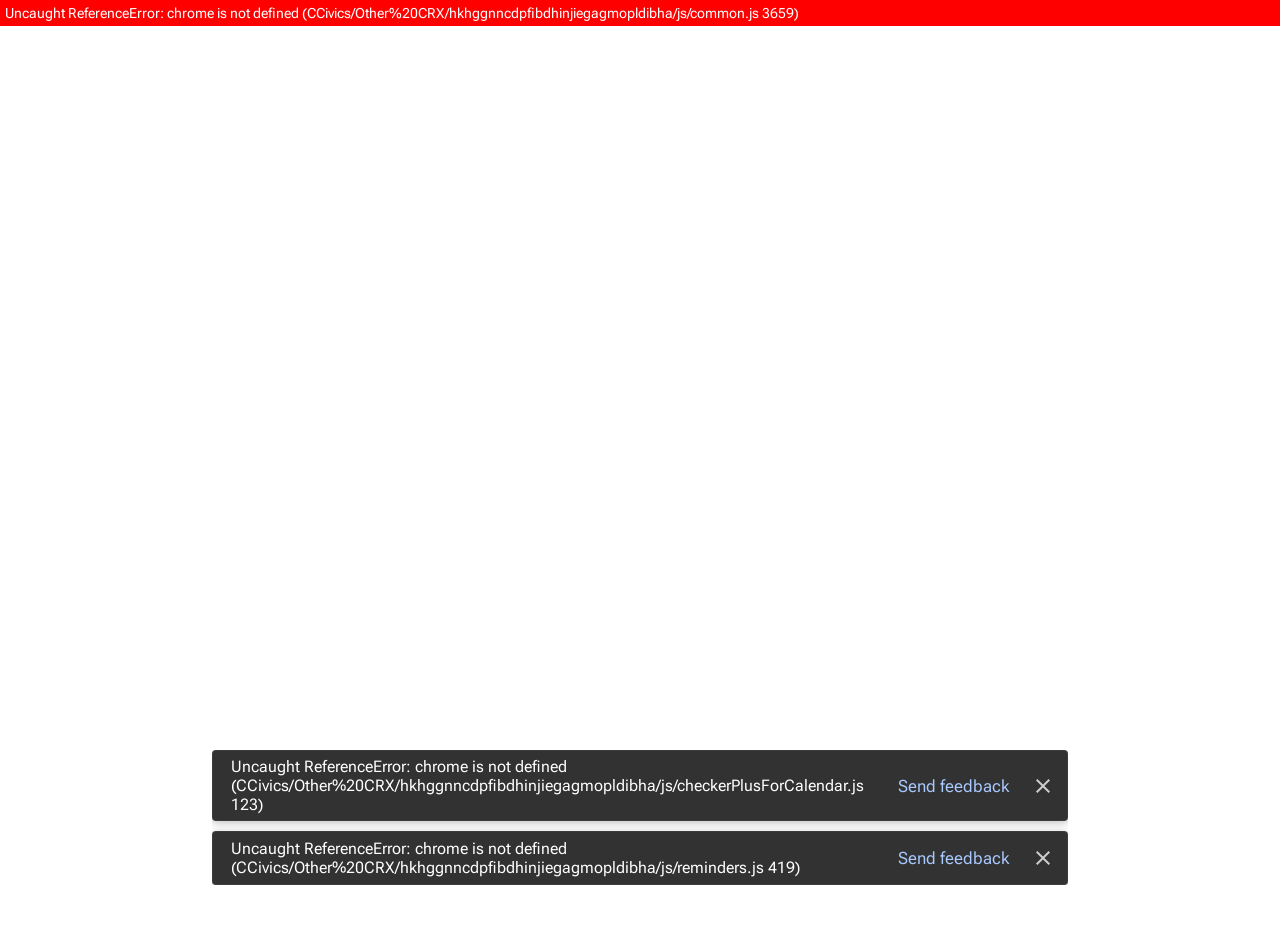
<file: CCivics/Other CRX/hkhggnncdpfibdhinjiegagmopldibha/reminders.html>
<!DOCTYPE html>
<html>
<head>
	<title>Reminders</title>
  	<meta http-equiv="Content-Type" content="text/html; charset=utf-8"/>
  	
  	<link rel="icon" href="images/bell-32.png" sizes="32x32">
	<link rel="icon" href="images/bell-48.png" sizes="64x64"/>

    <link rel="stylesheet" href="css/jdom.css">
	
  	<style>
        :root {
            --time-picker-min-width: 100px;
            --event-height: 100px; /* 100px for PC and 98px for Mac delcared below: cause scroll bar appearing on mac, strangely this might have resolved the invalid value for bounds issue */
        }

        body.mac {
            --event-height: 96px; /* v2 96 v1 98px - still had scrollbars on mac */
        }

        @-moz-document url-prefix() {
            /* matches Chrome default */
            body {
                font-family: "Segoe UI", Tahoma, sans-serif;
                font-size: 75%;
            }
        }

  		body {
            margin: 0;
            padding: 0;
            transition: all 0.3s ease-in;
            overflow: hidden;
            font-size: 14px;
        }
  		
  		body.hideDelete .delete {display:none}

  		.hide {display:none}
  		
  		xx#eventsWrapper {position:relative}

  		#events {
            width: 100%;
            height: 100vh;
            overflow-y: auto;
        }

  		.event {
              height: var(--event-height);
              border-bottom:1px solid var(--bg-light-color-hover);
              position:relative
        }
  		.event:last-child {border-bottom-style:none}
  		
		.leftSide {
            padding: 4px 0;
            padding-inline-start: 15px;
            text-overflow: ellipsis;
            overflow-x: hidden;
        }

  		.rightSide {min-width:132px;margin-inline-end:8px}
  		body.hideDelete .rightSide {min-width:88px}
  		
  		.linkWrapper {padding:3px 0;font-size:13px}
  		.link {color:gray;text-decoration:none;white-space:nowrap;text-overflow: ellipsis;overflow: hidden}
        .link:hover {text-decoration:underline}
        .titleWrapper {margin-inline-end:8px}
  		.title {
            font-size: 22px;
            vertical-align: middle;
            text-decoration: none;
            overflow-y: hidden;
            text-overflow: ellipsis;
            max-height: 88px; /* not necessary for max 2 line ellipsis stuff */
            display: inline-block;
            -webkit-box-orient: vertical;
            -moz-box-orient: vertical;
            -webkit-line-clamp: 2;
        }
  		.title:hover {text-decoration:underline;color:blue;cursor:pointer}

        :root[color-scheme='dark'] .repeating {
            filter: invert(1);
        }

        #newsNotification {
            --icon-color: green;
        }
  		
        .calendar-name {
            white-space:nowrap;
            font-size:12px;
            vertical-align:middle;
        }

        .fc-theme-standard a {
            font-family: Arial, sans-serif;
            color: revert;
        }

  		.timeElapsed {white-space:nowrap;font-size:11px;vertical-align: top}

  		.snoozeButtons {
            -moz-user-select: none;
            user-select: none;

            j-button {
                font-size: 13px;
                margin: 0;
                border-radius: 5px;
                --button-padding: 10px 10px;
                &:hover {
                    background-color: var(--bg-light-color-hover);
                }
            }
        }

        :is(#headerButtons, .snoozeButtons, .rightSide) j-button {
            --button-text-color: var(--text-color);
        }

  		.snoozeButtonsVisible .snoozeButtons {
            transform:scale(1) translateX(0px);
            opacity:1;
            pointer-events:auto;
        }

        .snooze {
            justify-content: center;
            width: 42px;
        }

        .snooze::part(label), .snoozeButtons ::part(label) {
            min-width: auto;
        }

  		.mustDonate {opacity: 0.6;font-style:italic}
  		
		.more {
            --icon-size: 18px;
        }

		.repeating {
            vertical-align: top;
            margin:0 5px;
            opacity:0.3;
            -webkit-transition: opacity .2s ease-in;
            -moz-transition: opacity .2s ease-in;
            transition:opacity .2s ease-in;
        }
		.repeating:hover {opacity:1}
		
		#header {
            display:none;
            position:relative;
            height:40px;
            padding-right:5px;
            background: var(--bg-light-color-hover);
            xxborder-bottom: 1px solid var(--border-color);
        }
		#header.visible {display:flex}

		#dateSnooze, #timeSnooze {
            width: 110px;
            text-align: center;
        }

        .snooze-sametime {
            white-space: nowrap;
        }
		
		.eventIcon {min-width:24px;text-align:center;margin-inline-end:8px}
		.eventIcon img, .eventIcon svg {max-width:24px}
		.linkImageWrapper {margin-inline-end:3px}
		.linkImageWrapper, .linkImage {
            --icon-size: 16px;
            --icon-padding: 2px;
        }
		.linkImage {color:#888}
		
        @keyframes close-notification {
            from {
                opacity: 1;
            }
            to {
                opacity: 0;
            }
        }

        .close-notification {
            animation: close-notification 0.2s forwards;
        }

        #dateTimeSnoozeDialog #native-dialog-message-wrapper {
            min-height: 230px;
        }
	</style>

	<script src="js/common.js"></script>
    <script src="js/jdom.js"></script>
    <script src="js/icons.js"></script>

  	<script defer src="js/checkerPlusForCalendar.js"></script>
  	<script defer src="js/reminders.js"></script>
	
	<body id="calendar-reminder-window">
        <div id="header" class="layout horizontal center">
            <div class="flex"><j-button id="settings" icon="settings" msgTitle="options"></j-button></div>
            <div class="snoozeButtonsWrapper" popover xxposition="center-start"> <!-- layout horizontal center-center -->
                <div class="snoozeButtons layout vertical">
                    <div class="layout horizontal">
                        <j-button snoozeInMinutes="5">5<span msg="m">m</span></j-button><j-button snoozeInMinutes="15">15<span msg="m">m</span></j-button><j-button snoozeInMinutes="30">30<span msg="m">m</span></j-button><j-button snoozeInMinutes="60">1<span msg="h">h</span></j-button><j-button snoozeInMinutes="120">2<span msg="h">h</span></j-button><j-button snoozeInMinutes="240">4<span msg="h">h</span></j-button><j-button snoozeInMinutes="480">8<span msg="h">h</span></j-button><j-button snoozeInDays="1"><span msg="tomorrow"></span></j-button><j-button snoozeInDays="2">2<span msg="d">d</span></j-button><j-button snoozeInDays="7">7<span msg="d">d</span></j-button>
                    </div>
                </div>
            </div>
            <div>
                <j-button id="newsNotification" icon="new-releases" hidden></j-button>
                <j-tooltip for="newsNotification" animation-delay="100" position="end">
                    <div id="newsNotificationReducedDonationMessage">Good news</div>
                </j-tooltip>
            </div>
            <div id="headerButtons">
                <j-button class="snooze" icon="snooze" msgTitle="snoozeAll"></j-button>
                <j-button id="dismissAll" class="dismiss" icon="done-all" msgTitle="dismissAll"></j-button>
            </div>
        </div>
        <div id="events"></div>
        
        <div class="eventTemplate layout horizontal" hidden>
            <div class="snoozeButtonsWrapper" popover position="center-start"> <!-- layout horizontal center-center -->
                <div class="snoozeButtons layout vertical">
                    <div class="layout horizontal center-center snooze-before-wrapper">
                        <j-button class="snoozeBefore" snoozeInMinutes="-480" msgTitle="beforeStart">-8<span msg="h">h</span></j-button><j-button class="snoozeBefore" snoozeInMinutes="-240" msgTitle="beforeStart">-4<span msg="h">h</span></j-button><j-button class="snoozeBefore" snoozeInMinutes="-120" msgTitle="beforeStart">-2<span msg="h">h</span></j-button><j-button class="snoozeBefore" snoozeInMinutes="-60" msgTitle="beforeStart">-1<span msg="h">h</span></j-button><j-button class="snoozeBefore" snoozeInMinutes="-30" msgTitle="beforeStart">-30<span msg="m">m</span></j-button><j-button class="snoozeBefore" snoozeInMinutes="-15" msgTitle="beforeStart">-15<span msg="m">m</span></j-button><j-button class="snoozeBefore" snoozeInMinutes="-10" msgTitle="beforeStart">-10<span msg="m">m</span></j-button><j-button class="snoozeBefore" snoozeInMinutes="-5" msgTitle="beforeStart">-5<span msg="m">m</span></j-button><j-button class="snoozeBefore" snoozeInMinutes="-2" msgTitle="beforeStart">-2<span msg="m">m</span></j-button><j-button class="snoozeBefore" snoozeInMinutes="-1" msgTitle="beforeStart">-1<span msg="m">m</span></j-button><j-button class="snoozeBefore" snoozeInMinutes="0" msgTitle="beforeStart">0<span msg="m">m</span></j-button>
                    </div>
                    <div class="layout horizontal center-center">
                        <j-button snoozeInMinutes="5">5<span msg="m">m</span></j-button><j-button snoozeInMinutes="15">15<span msg="m">m</span></j-button><j-button snoozeInMinutes="30">30<span msg="m">m</span></j-button><j-button snoozeInMinutes="45">45<span msg="m">m</span></j-button><j-button snoozeInMinutes="60">1<span msg="h">h</span></j-button><j-button snoozeInMinutes="120">2<span msg="h">h</span></j-button><j-button snoozeInMinutes="240">4<span msg="h">h</span></j-button><j-button snoozeInMinutes="480">8<span msg="h">h</span></j-button>
                    </div>
                    <div class="layout horizontal center-center">
                        <j-button snoozeInDays="1"><span msg="tomorrow">1</span></j-button><j-tooltip position="top">Wednesdayaa</j-tooltip>
                        <j-button snoozeInDays="1_sametime" class="snooze-sametime snooze-sametime-1d">24<span msg="h">h</span></j-button><j-tooltip position="top">Same time tomorrow</j-tooltip>
                        <j-button snoozeInDays="1.5">1.5<span msg="d">d</span></j-button><j-tooltip position="top">Thursday</j-tooltip>
                        <j-button snoozeInDays="2">2<span msg="d">d</span></j-button><j-tooltip position="top">Thursday</j-tooltip>
                        <j-button snoozeInDays="2_sametime" class="snooze-sametime snooze-sametime-2d">48<span msg="h">h</span></j-button><j-tooltip position="top">Same time in 2 days</j-tooltip>
                        <j-button snoozeInDays="3">3<span msg="d">d</span></j-button><j-tooltip position="top">Friday</j-tooltip>
                        <j-button snoozeInDays="7">7<span msg="d">d</span></j-button><j-tooltip position="top">Friday</j-tooltip>
                        <j-button class="more" icon="more-horiz"></j-button>
                    </div>
                </div>
            </div>
            <div class="leftSide flex layout vertical center-justified" style="overflow-y:hidden">
                <div class="layout horizontal center">
                    <div class="eventIcon"></div><div class="titleWrapper self-start"><div class="title"></div> <span class='calendar-name'></span></div><img class="repeating" msgTitle="recurringEvent" src="images/repeating.png" hidden/> <div class='timeElapsed'></div>
                </div>
                <div class="sourceWrapper linkWrapper layout horizontal center"><div class="linkImageWrapper"><j-icon class="linkImage" icon="link"></j-icon></div> <a class="link" target="_blank">http</a></div>
                <div class="locationWrapper linkWrapper layout horizontal center"><div class="linkImageWrapper"><j-icon class="linkImage" icon="place"></j-icon></div> <a class="link" target="_blank">http</a></div>
                <div class="videoWrapper linkWrapper layout horizontal center"><div class="linkImageWrapper"><j-icon class="linkImage" icon="videocam"></j-icon></div> <a class="link" target="_blank">Join with Google Meet</a></div>
            </div>
            <div class="rightSide layout horizontal center">
                <j-button class="snooze" icon="snooze"></j-button>
                <j-button icon="delete" class="delete" msgTitle="delete"></j-button>
                <j-button icon="done" class="dismiss" msgTitle="dismiss"></j-button>
            </div>
        </div>

        <template id="date-time-snooze-dialog-template">
            <div class="horizontal gap-10">
                <input id="dateSnooze" type="text" msgPlaceholder="date"/> <input id="timeSnooze" type="text" msgPlaceholder="time"/>
            </div>
        </template>

        <template id="closeWindowDialogTemplate">
            <span msgHTML="useTheXorXToDismissEvents" msgArg1="<j-icon icon='done' style='vertical-align: middle'></j-icon>" msgArg2="<j-icon icon='done-all' style='vertical-align: middle'></j-icon>">Use the <j-icon icon='close'></j-icon> to close the window for 5 minutes</span>
            <br>
            <span msgHTML="useTheXToCloseForAFewMinutes" msgArg1="<j-icon icon='close' style='vertical-align: middle'></j-icon>">Use the <j-icon icon='close'></j-icon> to close the window for 5 minutes</span>
        </template>

	</body>
</head>
</html>
</file>
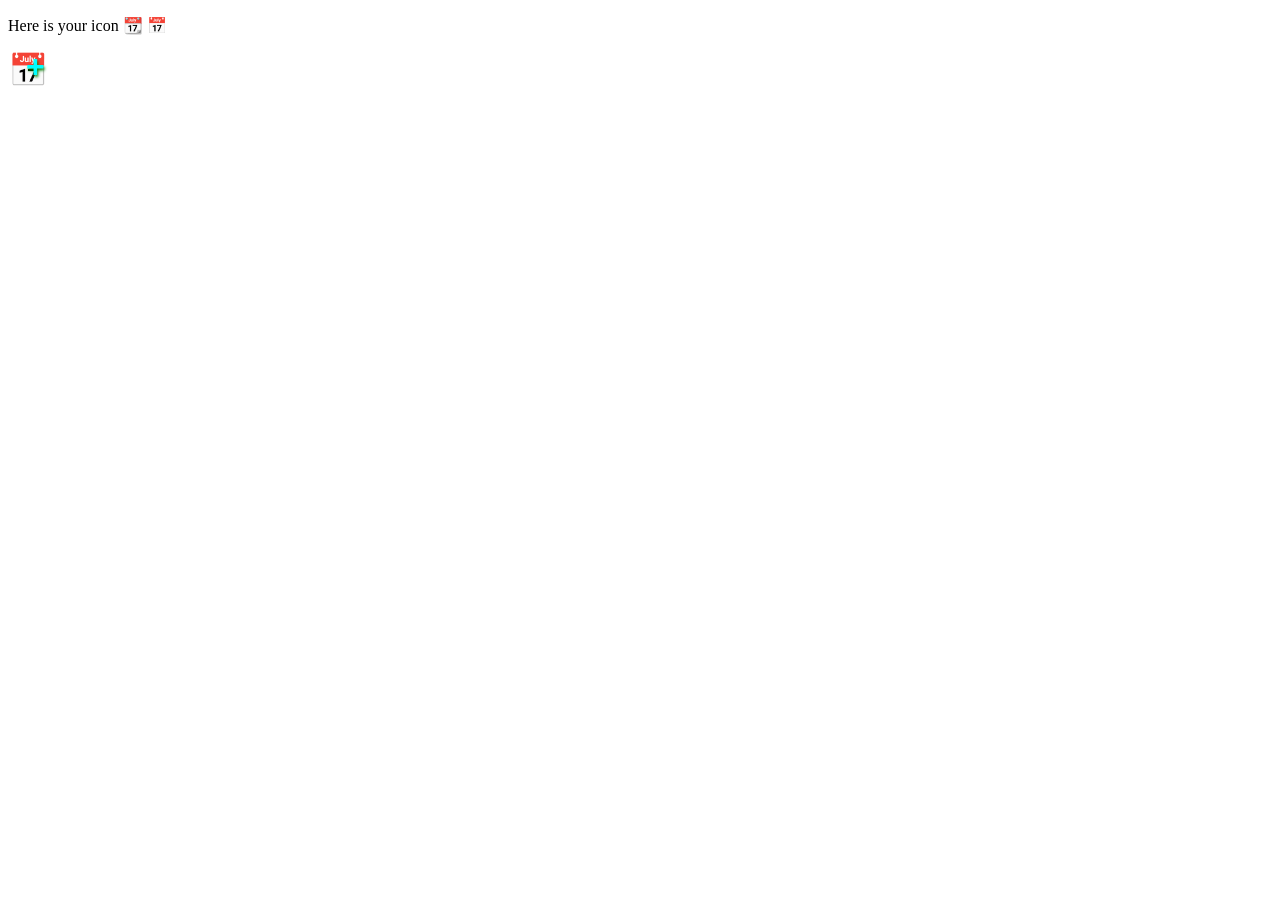
<file: CCivics/Other CRX/jnbpajadakhkpcncmbfhkgaaoioofkfd/icon.html>
<!DOCTYPE html>
<html>
<head>
	<meta charset="utf-8">
	<title>Add2Calendar Icon</title>
	<meta name="viewport" content="width=device-width, user-scalable=yes" />
	<link rel="stylesheet" type="text/css" href="styles.css">
</head>
	
<body>
<!-- Calendar icon is &#128197; or &#x1F4C5; 0001F4C5 \1F4C5
&#128198; \1F4C6
font-family: "Times", "Times New Roman", "serif", "sans-serif", "EmojiSymbols";

-->
<p>Here is your icon

	&#128198;
	&#128197;
<div class="add2calendar_icon" title="Add to Calendar"></div>


</body>
</html>
</file>
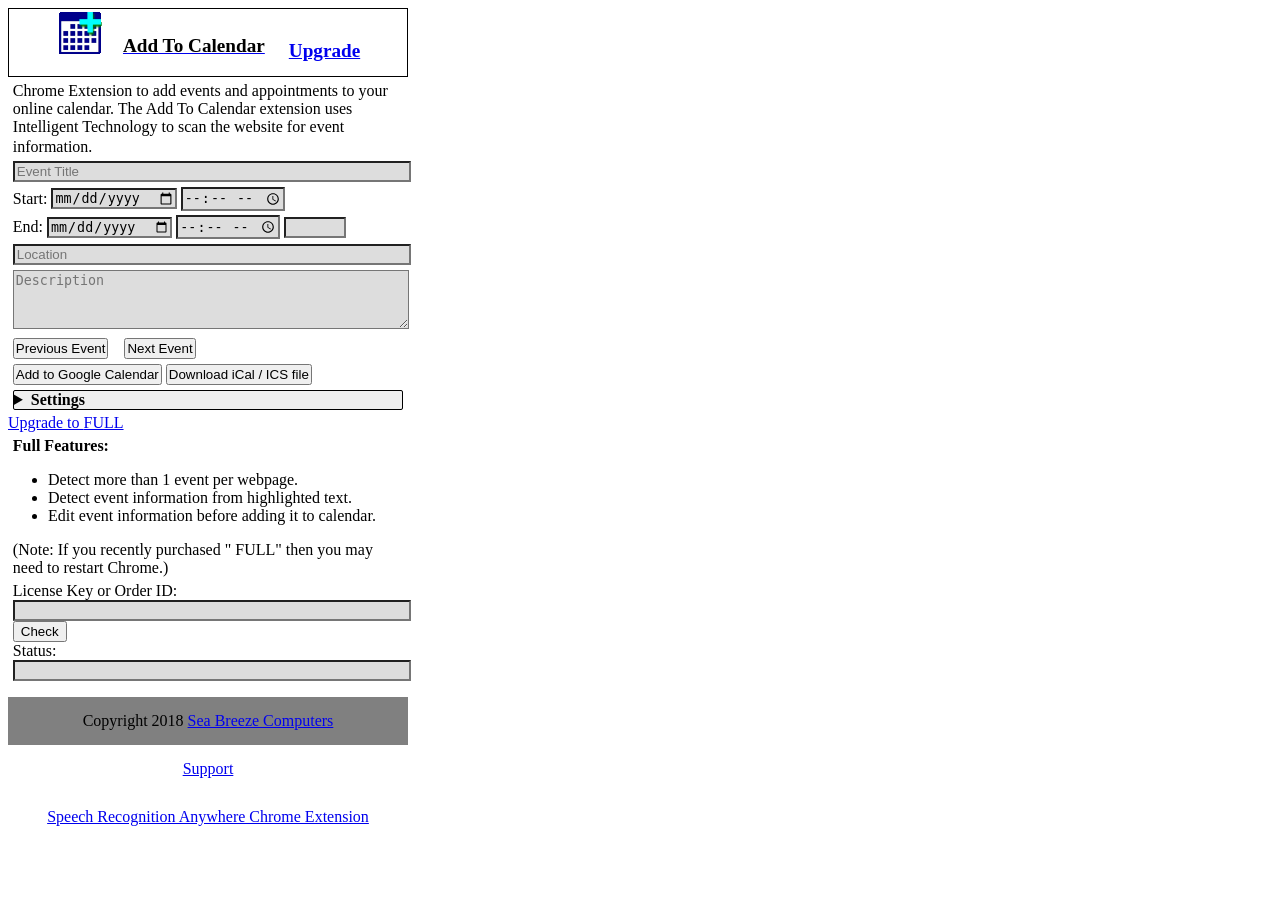
<file: CCivics/Other CRX/jnbpajadakhkpcncmbfhkgaaoioofkfd/popup.html>
﻿<!doctype html>
<!--
 This page is shown when the extension button is clicked, because the
 "browser_action" field in manifest.json contains the "default_popup" key with
 value "popup.html".
 -->
<html>
  <head>
    <title>Add To Calendar Extension</title>
    <!--
      - JavaScript and HTML must be in separate files: see our Content Security
      - Policy documentation[1] for details and explanation.
      -
      - [1]: https://developer.chrome.com/extensions/contentSecurityPolicy
     -->
    <!--<link href="styles.css" rel="stylesheet" type="text/css">-->
    
	<!--<link href="social.css" rel="stylesheet" type="text/css">--> <!-- Version 0.9.7 - Removed - file was never included -->
    
    <style>
    	body
    	{
    		width: 400px;
    		min-width: 300px;
    	}
    	h1
    	{
    		font-size: 1.2em;
    		-webkit-margin-before:0em;
			-webkit-margin-after:0em;
    		margin: 0px;
    		border: 1px solid black;
    		text-align: center;
    		vertical-align: middle;
    	}
    	#title
		{
    		vertical-align: middle;
    		display: table-cell;
    		color: #000000;
    		text-decoration: none;
    		padding: 1em;
    	}
    	p
    	{
    		margin: .3em;
    	}
    	.button
    	{
    		font-size: 1em;
    		border: 1px solid black;
			border-radius: 3px;
			padding: 2px;
			margin: 2px;
			/* font-family: "Courier New", Courier, monospace; */
			cursor: pointer;
			color: white;
			background-color: #326CD8;
    	}
		input[type=button] 
		{
			padding: 1px;
		}
    	.error
    	{
    		color: red;
    		font-weight: bold;
    	}
    	.textbox
    	{
    		/* max-width: 425px; */
			width: 100%;
    		height: 4em;
			overflow: auto;
			tab-size: 4; 
			background-color: #dddddd;	
    	}
    	input[type=text] {
    		width: 100%;
    	}
    	input[type=text],input[type=date],input[type=time] {
    		background-color: #dddddd;
    	}
    	.word_wrap
    	{
    		white-space: pre-wrap; 
    	}
    	.options_table td
    	{
    		vertical-align: top;
    		border: 1px solid black;
    	}
    	.footer
    	{
    		margin-top:1em;
			height: 3em;
    		text-align: center;
    		background-color: #808080;
    	}
    	.footer span
    	{
    		display: inline-block;
			min-width: 25em;
    		line-height:3em; 
    	}
    	.element {
    		cursor: default;
    		display: inline-block;
    		width: 90%;
    	}
		.element span
    	{
    		display: inline-block;
    		min-width: 25em;
    	}
		details {
			/* border: 1px solid black; */
			background-color: buttonface;
			margin: 0.3em;
		}
		summary {
			border: 1px solid black;
			border-radius: 2px;
			font-weight: bold;
		}
			
		@media (prefers-color-scheme: dark) { 	/* Version 0.9.7 */
			body, input, select, #title {
				background-color: black;
				color: white;
			}
			.textbox {
				background-color: #111111;
				color: white;
			}
			.options_table td {
				border: 1px solid gray;
			}
			a:link { color: #0055ff; }
			a:visited { color: #aa00aa; }
			a:hover { color: #ff5555; }
			.button:link, .button:visited { color: white; } 
			input[type=text], input[type=date], input[type=time], details {
				background-color: #111111;
			}
		}
		#spinner { /* Version 1.0.0n */
			height: 1em;
			visibility: hidden;
		}
    
    </style>
  </head>
  <body>
		<h1><a target="_blank" href="https://chrome.google.com/webstore/detail/add-to-calendar/jnbpajadakhkpcncmbfhkgaaoioofkfd">
		<img src="images/add2calendar48.png" width="48" height="48"><span class="title" id="title">Add To Calendar</span></a>
		<span class="free_trial_msg"><a href="https://seabreezecomputers.com/extensions/purchase/add2calendar/" target="_blank">Upgrade</a></span> <!-- Version 0.9.7 -->
		</h1>
	<div class="error" id="error"></div>
		<p class="description" id="description">Chrome Extension to add events and appointments to your online calendar.
		The Add To Calendar extension uses Intelligent Technology to scan the website for event information.
		<img id="spinner" src="images/spinner-ani.gif" title="Scanning for events. Please Wait..." 
		alt="Scanning for events. Please Wait..."></p> <!-- Version 1.0.4 - Added title and alt tag -->
	<!--<iframe id="news_iframe" width="100%" height="50px" frameborder="0" src="" 
		marginwidth="0" marginheight="0" vspace="0" hspace="0" allowtransparency="true" scrolling="yes" allowfullscreen="true"></iframe>-->

	
	<form name="event_form">
		<p><input type="text" size="100" name="title" placeholder="Event Title" title="Event Title">
		<p>Start: <input type="date" name="date_start"> <input type="time" name="time_start"> 
		<p>End: <input type="date" name="date_end"> <input type="time" name="time_end">
		<input name="timezone_offset" type="text" size="7" style="width:4em;" title="TimeZone Offset(+00:00)"> <!-- Version 0.9.10 -->
		<input name="timezone_type" type="hidden"> <!-- Version 0.9.10 -->
		<p><input type="text" size="100" name="address" placeholder="Location" title="Location">
		<p><textarea name="description" placeholder="Description" class="textbox" title="description"></textarea>
		<p><span id="event_count"></span> <input type="button" name="prev" value="Previous Event">&nbsp;&nbsp;&nbsp;&nbsp;<input type="button" name="next" value="Next Event">
		<p><input type="button" name="add2google" value="Add to Google Calendar">
		<input type="button" name="ics" value="Download iCal / ICS file">
		<details>
		<summary>Settings</summary>
			<div style="border: 1px solid gray">
			<p>Date Format (On next run): <select name="date_format">
				<option value="Auto Detect">Auto Detect</option>
				<option value="mm/dd/yyyy">mm/dd/yyyy</option>
				<option value="dd/mm/yyyy">dd/mm/yyyy</option>
				<option value="yyyy/mm/dd">yyyy/mm/dd</option>
			</select> <!-- Version 1.0.7 - Bug fix: Added / to close the tag. -->
			<p><label><input type="checkbox" name="highlight_event_info"> Highlight found event info (On next run)</label>
			<!--<p><label><input type="checkbox" name="detect_event_timezones"> Try to detect event timezones</label>-->
			<p>Keyboard shortcut: <div id="shortcuts"></div> <!-- Version 1.0.0 // Version 1.0.9 - Added words: Keyboard shortcut:"-->
			</div>
		</details>
	</form>
	
	<div class="free_trial_msg">
	<a href="https://seabreezecomputers.com/extensions/purchase/add2calendar/" target="_blank">Upgrade to <!-- Version 0.9.7 -->
	<span class="title"></span> FULL</a></b>
	<p><b>Full Features:</b>
	<ul> 
		<li>Detect more than 1 event per webpage.
		<li>Detect event information from highlighted text.
		<li>Edit event information before adding it to calendar.
	</ul>
	<p>(Note: If you recently purchased "<span class="title"></span> FULL" then you may need to restart Chrome.)
	</div>
	<form name="settings_form"> <!-- Version 0.9.7 -->
		<p>License Key or Order ID: <br><input type="text" name="order_id"> 
		<button type="button" name="check_order">Check</button> <br> 
		Status: <input type="text" name="status" class="status" readonly>
	</form>
	
	
    <script src="popup.js"></script>
	<script src="timezones.js"></script> <!-- Version 0.9.10 -->
    <script src="storage.js" type="text/javascript"></script>

	<script src="license2020.js"></script>	<!-- Version 0.9.7 -->
	<script src="license.js"></script>	<!-- Version 0.9.7 --> <!-- Version 1.0.3 - Removed because Google no longer gets the CWS license -->
	<!-- Version 1.0.4 - Put above license.js back in because someone purchased A2C but it didn't update license. -->
	
	<div class='footer'>
		<span>Copyright 2018 <a href="http://www.seabreezecomputers.com" target="_blank">Sea Breeze Computers</a></span>
		<span><a href="https://www.seabreezecomputers.com/fontsize#faq" target="_blank">Support</a></span> <!-- Version 0.9.7 -->
		<span><a href="https://chrome.google.com/webstore/detail/speech-recognition-anywhe/kdnnmhpmcakdilnofmllgcigkibjonof" target="_blank">Speech Recognition Anywhere Chrome Extension</a></span>
	</div>
  </body>
</html>
</file>
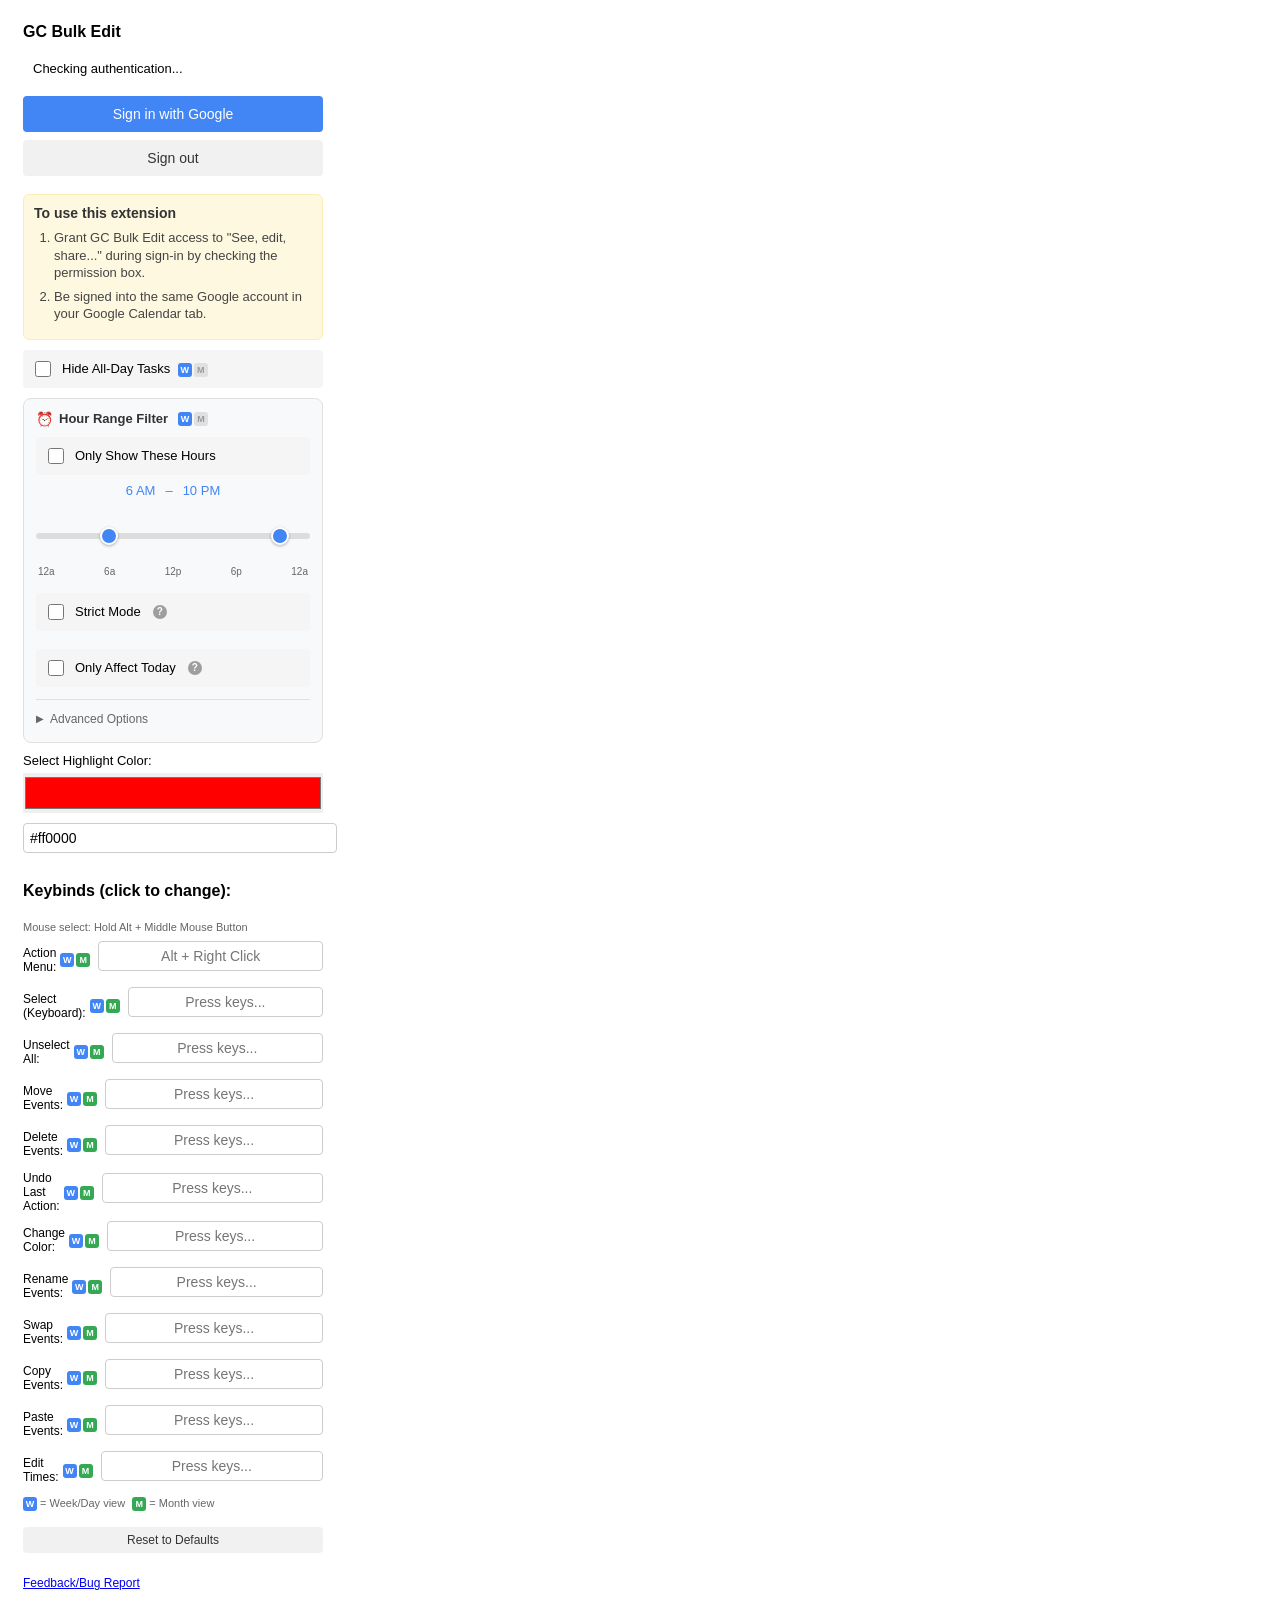
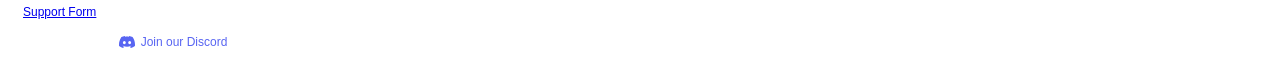
<file: CCivics/Other CRX/kklojeonebikceffbffplnkajeckobbk/popup.html>
<!DOCTYPE html>
<html>
  <head>
    <meta charset="UTF-8" />
    <title>GC Bulk Edit</title>
    <style>
      body {
        width: 300px;
        padding: 15px;
        font-family: Arial, sans-serif;
      }
      h3 {
        margin: 0 0 10px 0;
        font-size: 16px;
      }
      .status {
        padding: 10px;
        margin-bottom: 10px;
        border-radius: 4px;
        font-size: 13px;
      }
      .status.signed-in {
        background: #e8f5e9;
        color: #2e7d32;
      }
      .status.signed-out {
        background: #ffebee;
        color: #c62828;
      }
      button {
        width: 100%;
        padding: 10px;
        margin-bottom: 8px;
        border: none;
        border-radius: 4px;
        cursor: pointer;
        font-size: 14px;
      }
      #signin {
        background: #4285f4;
        color: white;
      }
      #signin:hover {
        background: #3367d6;
      }
      #signout {
        background: #f1f1f1;
        color: #333;
      }
      #signout:hover {
        background: #e0e0e0;
      }
      button:disabled {
        opacity: 0.5;
        cursor: not-allowed;
      }
      .account-info {
        font-size: 12px;
        color: #666;
        margin-top: 5px;
      }
      .color-picker-container {
        margin-top: 10px;
      }
      label {
        font-size: 13px;
        display: block;
        margin-bottom: 5px;
      }
      input[type="text"] {
        width: 100%;
        padding: 6px;
        margin-bottom: 8px;
        border-radius: 4px;
        border: 1px solid #ccc;
        font-size: 14px;
      }
      input[type="color"] {
        width: 100%;
        height: 40px;
        border: none;
        padding: 0;
        margin-bottom: 10px;
        cursor: pointer;
      }
      #subscription-status {
        margin-top: 10px;
        padding: 8px;
        border-radius: 4px;
        font-size: 13px;
      }
      .keybind-row {
        display: flex;
        align-items: center;
        margin-bottom: 8px;
        gap: 8px;
      }
      .keybind-row label {
        flex: 1;
        margin: 0;
        font-size: 12px;
        display: flex;
        align-items: center;
      }
      .keybind-input {
        width: 100px;
        padding: 6px;
        border: 1px solid #ccc;
        border-radius: 4px;
        font-size: 12px;
        text-align: center;
        cursor: pointer;
      }
      .keybind-input:focus {
        border-color: #4285f4;
        outline: none;
        background: #e3f2fd;
      }
      .keybind-input.recording {
        background: #fff3e0;
        border-color: #ff9800;
      }
      #reset-keybinds {
        background: #f1f1f1;
        color: #333;
        font-size: 12px;
        padding: 6px;
        margin-top: 5px;
      }
      #reset-keybinds:hover {
        background: #e0e0e0;
      }
      .checkbox-container {
        display: flex;
        align-items: center;
        gap: 8px;
        margin: 10px 0;
        padding: 8px;
        background: #f5f5f5;
        border-radius: 4px;
      }
      .checkbox-container input[type="checkbox"] {
        width: 16px;
        height: 16px;
        cursor: pointer;
      }
      .checkbox-container label {
        margin: 0;
        cursor: pointer;
        font-size: 13px;
      }
      /* Help icon tooltip */
      .help-icon {
        display: inline-flex;
        align-items: center;
        justify-content: center;
        width: 14px;
        height: 14px;
        border-radius: 50%;
        background: #9e9e9e;
        color: white;
        font-size: 10px;
        font-weight: bold;
        cursor: help;
        position: relative;
        margin-left: 4px;
      }
      .help-icon:hover {
        background: #757575;
      }
      .help-tooltip {
        display: none;
        position: absolute;
        bottom: calc(100% + 8px);
        left: 50%;
        transform: translateX(-50%);
        width: 200px;
        padding: 8px 10px;
        background: #333;
        color: #fff;
        font-size: 11px;
        font-weight: normal;
        line-height: 1.4;
        border-radius: 4px;
        z-index: 1000;
        text-align: left;
      }
      .help-tooltip::after {
        content: "";
        position: absolute;
        top: 100%;
        left: 50%;
        transform: translateX(-50%);
        border: 6px solid transparent;
        border-top-color: #333;
      }
      .help-icon:hover .help-tooltip {
        display: block;
      }
      .view-icons {
        display: inline-flex;
        gap: 2px;
        margin-left: 4px;
        position: relative;
      }
      .view-icon {
        display: inline-flex;
        align-items: center;
        justify-content: center;
        width: 14px;
        height: 14px;
        border-radius: 3px;
        font-size: 9px;
        font-weight: bold;
        cursor: help;
      }
      .view-icon.week {
        background: #4285f4;
        color: white;
      }
      .view-icon.month {
        background: #34a853;
        color: white;
      }
      .view-icon.disabled {
        background: #e0e0e0;
        color: #999;
      }
      .view-icons .view-tooltip {
        display: none;
        position: absolute;
        bottom: calc(100% + 8px);
        left: 50%;
        transform: translateX(-50%);
        width: 140px;
        padding: 6px 8px;
        background: #333;
        color: #fff;
        font-size: 10px;
        font-weight: normal;
        line-height: 1.3;
        border-radius: 4px;
        z-index: 1000;
        text-align: center;
      }
      .view-icons .view-tooltip::after {
        content: "";
        position: absolute;
        top: 100%;
        left: 50%;
        transform: translateX(-50%);
        border: 5px solid transparent;
        border-top-color: #333;
      }
      .view-icons:hover .view-tooltip {
        display: block;
      }
      .action-cost {
        font-size: 12px;
        vertical-align: middle;
        display: inline;
        margin-right: 2px;
      }
      #subscribe {
        background: #34a853;
        color: white;
        margin-top: 10px;
      }
      #subscribe:hover {
        background: #2d8e47;
      }
      #unsubscribe {
        background: #dc3545;
        color: white;
        margin-top: 15px;
        font-size: 12px;
        padding: 8px;
      }
      #unsubscribe:hover {
        background: #c82333;
      }
      .link-email-container {
        margin-top: 10px;
        margin-bottom: 15px;
        font-size: 12px;
      }
      .link-email-container.hidden {
        display: none;
      }
      .link-email-toggle {
        display: flex;
        align-items: center;
        gap: 6px;
        cursor: pointer;
        font-size: 12px;
        color: #e65100;
        user-select: none;
        padding: 4px 0;
      }
      .link-email-toggle:hover {
        color: #bf360c;
      }
      .link-email-toggle .arrow {
        font-size: 10px;
        transition: transform 0.2s ease;
      }
      .link-email-container.expanded .link-email-toggle .arrow {
        transform: rotate(90deg);
      }
      .link-email-content {
        display: none;
        padding: 8px 10px 10px 10px;
        background: #fff3e0;
        border: 1px solid #ffcc80;
        border-radius: 6px;
        margin-top: 6px;
      }
      .link-email-container.expanded .link-email-content {
        display: block;
      }
      .link-email-content p {
        color: #666;
        margin: 0 0 8px 0;
        line-height: 1.4;
      }
      .link-email-row {
        display: flex;
        flex-direction: column;
        gap: 8px;
      }
      .link-email-row.hidden {
        display: none;
      }
      .link-email-row input {
        width: 100%;
        padding: 8px;
        border: 1px solid #ccc;
        border-radius: 4px;
        font-size: 12px;
        margin-bottom: 0;
        box-sizing: border-box;
      }
      .link-email-row button {
        width: 100%;
        padding: 10px 12px;
        background: #4285f4;
        color: white;
        border: none;
        border-radius: 4px;
        font-size: 12px;
        cursor: pointer;
      }
      .link-email-row button:hover {
        background: #3367d6;
      }
      .link-confirm {
        margin-top: 8px;
      }
      .link-confirm.hidden {
        display: none;
      }
      .confirm-message {
        background: #fff3e0;
        border: 1px solid #ffb74d;
        border-radius: 4px;
        padding: 10px;
        font-size: 12px;
        margin-bottom: 8px;
        color: #e65100;
      }
      .confirm-buttons {
        display: flex;
        gap: 8px;
      }
      .confirm-buttons button {
        flex: 1;
        padding: 8px;
        border: none;
        border-radius: 4px;
        font-size: 12px;
        cursor: pointer;
      }
      .confirm-yes {
        background: #4caf50;
        color: white;
      }
      .confirm-yes:hover {
        background: #43a047;
      }
      .confirm-no {
        background: #f1f1f1;
        color: #333;
      }
      .confirm-no:hover {
        background: #e0e0e0;
      }
      .linked-status-container {
        margin: 10px 0;
        padding: 10px 12px;
        background: #e3f2fd;
        border: 1px solid #90caf9;
        border-radius: 6px;
        display: flex;
        flex-direction: column;
        gap: 8px;
      }
      .linked-status-container.hidden {
        display: none;
      }
      .linked-status-info {
        display: flex;
        align-items: center;
        gap: 8px;
        font-size: 12px;
        color: #1565c0;
      }
      .linked-icon {
        font-size: 14px;
      }
      .unlink-btn {
        width: 100%;
        padding: 8px 12px;
        background: #ef5350;
        color: white;
        border: none;
        border-radius: 4px;
        font-size: 11px;
        cursor: pointer;
      }
      .unlink-btn:hover {
        background: #e53935;
      }
      .unlink-btn:disabled {
        opacity: 0.6;
        cursor: not-allowed;
      }
      .link-email-result {
        margin-top: 6px;
        padding: 6px;
        border-radius: 4px;
        font-size: 11px;
      }
      .link-email-result.success {
        background: #e8f5e9;
        color: #2e7d32;
      }
      .link-email-result.error {
        background: #ffebee;
        color: #c62828;
      }
      .hour-range-container {
        margin: 10px 0;
        padding: 12px;
        background: #f8f9fa;
        border-radius: 8px;
        border: 1px solid #e0e0e0;
      }
      .hour-range-container > .section-title {
        font-weight: 600;
        font-size: 13px;
        color: #333;
        margin-bottom: 10px;
        display: flex;
        align-items: center;
        gap: 6px;
      }
      .hour-range-container > .section-title::before {
        content: "\23F0";
        font-size: 14px;
      }
      .advanced-section {
        margin-top: 12px;
        border-top: 1px solid #e0e0e0;
        padding-top: 8px;
      }
      .advanced-toggle {
        display: flex;
        align-items: center;
        gap: 6px;
        cursor: pointer;
        font-size: 12px;
        color: #666;
        user-select: none;
        padding: 4px 0;
      }
      .advanced-toggle:hover {
        color: #333;
      }
      .advanced-toggle .arrow {
        font-size: 10px;
        transition: transform 0.2s ease;
      }
      .advanced-toggle.expanded .arrow {
        transform: rotate(90deg);
      }
      .advanced-content {
        display: none;
        padding-top: 8px;
      }
      .advanced-content.visible {
        display: block;
      }
      .hour-inputs {
        display: flex;
        flex-direction: column;
        gap: 8px;
        margin-top: 8px;
      }
      .hour-inputs.disabled {
        opacity: 0.5;
        pointer-events: none;
      }
      .hour-slider-container {
        position: relative;
        width: 100%;
        height: 40px;
        margin-top: 5px;
      }
      .hour-slider-track {
        position: absolute;
        top: 50%;
        transform: translateY(-50%);
        width: 100%;
        height: 6px;
        background: #ddd;
        border-radius: 3px;
      }
      .hour-slider-range {
        position: absolute;
        top: 50%;
        transform: translateY(-50%);
        height: 6px;
        background: #4285f4;
        border-radius: 3px;
      }
      .hour-slider-container input[type="range"] {
        position: absolute;
        width: 100%;
        top: 50%;
        transform: translateY(-50%);
        -webkit-appearance: none;
        appearance: none;
        background: transparent;
        pointer-events: none;
        z-index: 2;
        margin: 0;
      }
      .hour-slider-container input[type="range"]::-webkit-slider-thumb {
        -webkit-appearance: none;
        appearance: none;
        width: 18px;
        height: 18px;
        background: #4285f4;
        border-radius: 50%;
        cursor: pointer;
        pointer-events: auto;
        border: 2px solid #fff;
        box-shadow: 0 1px 3px rgba(0, 0, 0, 0.3);
      }
      .hour-slider-container input[type="range"]::-moz-range-thumb {
        width: 18px;
        height: 18px;
        background: #4285f4;
        border-radius: 50%;
        cursor: pointer;
        pointer-events: auto;
        border: 2px solid #fff;
        box-shadow: 0 1px 3px rgba(0, 0, 0, 0.3);
      }
      .hour-slider-labels {
        display: flex;
        justify-content: space-between;
        font-size: 10px;
        color: #666;
        margin-top: 2px;
        padding: 0 2px;
      }
      .hour-slider-values {
        display: flex;
        justify-content: center;
        gap: 10px;
        font-size: 13px;
        font-weight: 500;
        margin-bottom: 5px;
      }
      .hour-slider-values span {
        color: #4285f4;
      }
      .hour-range-warning {
        color: #c62828;
        font-size: 11px;
        margin-top: 5px;
        display: none;
      }
      .hour-range-warning.visible {
        display: block;
      }
      /* Requirements block for extension usage instructions */
      .requirements {
        margin: 10px 0;
        padding: 10px;
        background: #fff8e1;
        border: 1px solid #ffecb3;
        border-radius: 6px;
        font-size: 13px;
        color: #444;
      }
      .requirements h4 {
        margin: 0 0 8px 0;
        font-size: 14px;
        color: #333;
      }
      .requirements ol {
        margin: 0;
        padding-left: 20px;
      }
      .requirements li {
        margin-bottom: 6px;
        line-height: 1.35;
      }
    </style>
  </head>
  <body>
    <h3>GC Bulk Edit</h3>
    <div id="status" class="status">Checking authentication...</div>
    <div id="accountInfo" class="account-info"></div>
    <button id="signin">Sign in with Google</button>
    <button id="signout">Sign out</button>
    <div class="requirements" aria-live="polite">
      <h4>To use this extension</h4>
      <ol>
        <li>
          Grant GC Bulk Edit access to "See, edit, share..." during sign-in by
          checking the permission box.
        </li>
        <li>
          Be signed into the same Google account in your Google Calendar tab.
        </li>
      </ol>
    </div>






    <div class="checkbox-container">
      <input type="checkbox" id="hideAllDayTasks" />
      <label for="hideAllDayTasks"
        >Hide All-Day Tasks
        <span class="view-icons"
          ><span class="view-icon week">W</span
          ><span class="view-icon disabled">M</span
          ><span class="view-tooltip">Week/Day view only</span></span
        ></label
      >
    </div>

    <!-- Hour Range Features -->
    <div class="hour-range-container">
      <div class="section-title">
        Hour Range Filter
        <span class="view-icons"
          ><span class="view-icon week">W</span
          ><span class="view-icon disabled">M</span
          ><span class="view-tooltip">Week/Day view only</span></span
        >
      </div>
      <div class="checkbox-container" style="margin-bottom: 5px">
        <input type="checkbox" id="enableHourRange" />
        <label for="enableHourRange">Only Show These Hours</label>
      </div>
      <div class="hour-inputs" id="hourInputsWrapper">
        <div class="hour-slider-values">
          <span id="startHourDisplay">6 AM</span>
          <span>&ndash;</span>
          <span id="endHourDisplay">10 PM</span>
        </div>
        <div class="hour-slider-container">
          <div class="hour-slider-track"></div>
          <div class="hour-slider-range" id="sliderRange"></div>
          <input
            type="range"
            id="startHourSlider"
            min="0"
            max="96"
            value="24"
            step="1"
          />
          <input
            type="range"
            id="endHourSlider"
            min="0"
            max="96"
            value="88"
            step="1"
          />
        </div>
        <div class="hour-slider-labels">
          <span>12a</span>
          <span>6a</span>
          <span>12p</span>
          <span>6p</span>
          <span>12a</span>
        </div>
        <div class="checkbox-container" style="margin-top: 8px">
          <input type="checkbox" id="hourRangeStrictMode" />
          <label for="hourRangeStrictMode">Strict Mode</label>
          <span class="help-icon"
            >?
            <span class="help-tooltip"
              >When enabled, events must start AND end within the hour range.
              When disabled, events are shown if they overlap with the range at
              all. Note that enabling "Hide Previous Hours" takes
              priority.</span
            >
          </span>
        </div>
      </div>
      <div class="checkbox-container" style="margin-top: 8px">
        <input type="checkbox" id="onlyAffectToday" />
        <label for="onlyAffectToday">Only Affect Today</label>
        <span class="help-icon"
          >?
          <span class="help-tooltip"
            >When enabled, all hour range features (filtering, clipping, hiding
            previous hours) only apply to today's column. Other days remain
            unaffected.</span
          >
        </span>
      </div>
      <div class="advanced-section">
        <div class="advanced-toggle" id="advancedToggle">
          <span class="arrow">&#9654;</span>
          <span>Advanced Options</span>
        </div>
        <div class="advanced-content" id="advancedContent">
          <div class="checkbox-container" style="margin-top: 8px">
            <input type="checkbox" id="superStrictMode" />
            <label for="superStrictMode">Clip Events at Boundaries</label>
            <span class="help-icon"
              >?
              <span class="help-tooltip"
                >Clips events at range boundaries instead of hiding them. Events
                crossing the start or end time will be visually cut off. Clipped
                portions cannot be selected.</span
              >
            </span>
          </div>
          <div class="checkbox-container" style="margin-top: 8px">
            <input type="checkbox" id="hidePreviousHours" />
            <label for="hidePreviousHours">Hide Previous Hours</label>
            <span class="help-icon"
              >?
              <span class="help-tooltip"
                >Clips events above the current time marker, showing only
                upcoming events. The clipping updates as time progresses. Works
                independently of the hour range filter.</span
              >
            </span>
          </div>
        </div>
      </div>
      <div class="hour-range-warning" id="hourRangeWarning">
        ⚠️ End time is before start time
      </div>
    </div>

    <div class="color-picker-container">
      <label for="colorInput">Select Highlight Color:</label>
      <input type="color" id="colorPicker" value="#ff0000" />
      <input
        type="text"
        id="colorInput"
        value="#ff0000"
        placeholder="#hexcode"
      />
    </div>

    <div>
      <h4>Keybinds (click to change):</h4>
      <p style="font-size: 11px; color: #666; margin: 0 0 8px 0">
        Mouse select: Hold Alt + Middle Mouse Button
      </p>
      <div class="keybind-row">
        <label
          >Action Menu:
          <span class="view-icons"
            ><span class="view-icon week">W</span
            ><span class="view-icon month">M</span
            ><span class="view-tooltip">Works in all views</span></span
          ></label
        >
        <input
          type="text"
          class="keybind-input"
          id="keybind-contextmenu"
          data-action="contextmenu"
          readonly
          placeholder="Alt + Right Click"
        />
      </div>
      <div class="keybind-row">
        <label
          >Select (Keyboard):
          <span class="view-icons"
            ><span class="view-icon week">W</span
            ><span class="view-icon month">M</span
            ><span class="view-tooltip">Works in all views</span></span
          ></label
        >
        <input
          type="text"
          class="keybind-input"
          id="keybind-select"
          data-action="select"
          readonly
          placeholder="Press keys..."
        />
      </div>
      <div class="keybind-row">
        <label
          >Unselect All:
          <span class="view-icons"
            ><span class="view-icon week">W</span
            ><span class="view-icon month">M</span
            ><span class="view-tooltip">Works in all views</span></span
          ></label
        >
        <input
          type="text"
          class="keybind-input"
          id="keybind-deselect"
          data-action="deselect"
          readonly
          placeholder="Press keys..."
        />
      </div>
      <div class="keybind-row">
        <label
          >Move Events:<span class=""
          ><span class="view-icons"
            ><span class="view-icon week">W</span
            ><span class="view-icon month">M</span
            ><span class="view-tooltip">Works in all views</span></span
          ></label
        >
        <input
          type="text"
          class="keybind-input"
          id="keybind-move"
          data-action="move"
          readonly
          placeholder="Press keys..."
        />
      </div>
      <div class="keybind-row">
        <label
          >Delete Events:<span class=""
          ><span class="view-icons"
            ><span class="view-icon week">W</span
            ><span class="view-icon month">M</span
            ><span class="view-tooltip">Works in all views</span></span
          ></label
        >
        <input
          type="text"
          class="keybind-input"
          id="keybind-delete"
          data-action="delete"
          readonly
          placeholder="Press keys..."
        />
      </div>
      <div class="keybind-row">
        <label
          >Undo Last Action:<span class=""
          ><span class="view-icons"
            ><span class="view-icon week">W</span
            ><span class="view-icon month">M</span
            ><span class="view-tooltip">Works in all views</span></span
          ></label
        >
        <input
          type="text"
          class="keybind-input"
          id="keybind-undo"
          data-action="undo"
          readonly
          placeholder="Press keys..."
        />
      </div>
      <div class="keybind-row">
        <label
          >Change Color:<span class=""
          ><span class="view-icons"
            ><span class="view-icon week">W</span
            ><span class="view-icon month">M</span
            ><span class="view-tooltip">Works in all views</span></span
          ></label
        >
        <input
          type="text"
          class="keybind-input"
          id="keybind-color"
          data-action="color"
          readonly
          placeholder="Press keys..."
        />
      </div>
      <div class="keybind-row">
        <label
          >Rename Events:<span class=""
          ><span class="view-icons"
            ><span class="view-icon week">W</span
            ><span class="view-icon month">M</span
            ><span class="view-tooltip">Works in all views</span></span
          ></label
        >
        <input
          type="text"
          class="keybind-input"
          id="keybind-rename"
          data-action="rename"
          readonly
          placeholder="Press keys..."
        />
      </div>
      <div class="keybind-row">
        <label
          >Swap Events:<span class=""
          ><span class="view-icons"
            ><span class="view-icon week">W</span
            ><span class="view-icon month">M</span
            ><span class="view-tooltip">Works in all views</span></span
          ></label
        >
        <input
          type="text"
          class="keybind-input"
          id="keybind-swap"
          data-action="swap"
          readonly
          placeholder="Press keys..."
        />
      </div>
      <div class="keybind-row">
        <label
          >Copy Events:
          <span class="view-icons"
            ><span class="view-icon week">W</span
            ><span class="view-icon month">M</span
            ><span class="view-tooltip">Works in all views</span></span
          ></label
        >
        <input
          type="text"
          class="keybind-input"
          id="keybind-copy"
          data-action="copy"
          readonly
          placeholder="Press keys..."
        />
      </div>
      <div class="keybind-row">
        <label
          >Paste Events:<span class=""
          ><span class="view-icons"
            ><span class="view-icon week">W</span
            ><span class="view-icon month">M</span
            ><span class="view-tooltip">Works in all views</span></span
          ></label
        >
        <input
          type="text"
          class="keybind-input"
          id="keybind-paste"
          data-action="paste"
          readonly
          placeholder="Press keys..."
        />
      </div>
      <div class="keybind-row">
        <label
          >Edit Times:<span class=""
          ><span class="view-icons"
            ><span class="view-icon week">W</span
            ><span class="view-icon month">M</span
            ><span class="view-tooltip">Works in all views</span></span
          ></label
        >
        <input
          type="text"
          class="keybind-input"
          id="keybind-edit"
          data-action="edit"
          readonly
          placeholder="Press keys..."
        />
      </div>
      <p style="font-size: 11px; color: #666; margin-top: 5px">
        <span class="view-icon week" style="cursor: default">W</span> = Week/Day
        view
        <span class="view-icon month" style="cursor: default; margin-left: 4px"
          >M</span
        >
        = Month view
      </p>
      <button id="reset-keybinds">Reset to Defaults</button>
    </div>



    <a
      href="https://forms.gle/2ChNW343VCfkC9Ho7"
      target="_blank"
      rel="noopener noreferrer"
      style="display: block; margin-top: 15px; font-size: 12px"
      >Feedback/Bug Report</a
    >
    <a
      href="https://forms.gle/u6zVcJoor7i5Q1Gd9"
      target="_blank"
      rel="noopener noreferrer"
      style="display: block; margin-top: 15px; font-size: 12px"
      >Support Form</a
    >

    <a
      href="https://discord.gg/mnwzrVFqkz"
      target="_blank"
      rel="noopener noreferrer"
      style="
        display: flex;
        align-items: center;
        justify-content: center;
        gap: 6px;
        margin-top: 15px;
        font-size: 12px;
        color: #5865f2;
        text-decoration: none;
      "
      ><svg viewBox="0 0 24 24" width="16" height="16" style="flex-shrink: 0">
        <path
          fill="currentColor"
          d="M20.317 4.3698a19.7913 19.7913 0 00-4.8851-1.5152.0741.0741 0 00-.0785.0371c-.211.3753-.4447.8648-.6083 1.2495-1.8447-.2762-3.68-.2762-5.4868 0-.1636-.3933-.4058-.8742-.6177-1.2495a.077.077 0 00-.0785-.037 19.7363 19.7363 0 00-4.8852 1.515.0699.0699 0 00-.0321.0277C.5334 9.0458-.319 13.5799.0992 18.0578a.0824.0824 0 00.0312.0561c2.0528 1.5076 4.0413 2.4228 5.9929 3.0294a.0777.0777 0 00.0842-.0276c.4616-.6304.8731-1.2952 1.226-1.9942a.076.076 0 00-.0416-.1057c-.6528-.2476-1.2743-.5495-1.8722-.8923a.077.077 0 01-.0076-.1277c.1258-.0943.2517-.1923.3718-.2914a.0743.0743 0 01.0776-.0105c3.9278 1.7933 8.18 1.7933 12.0614 0a.0739.0739 0 01.0785.0095c.1202.099.246.1981.3728.2924a.077.077 0 01-.0066.1276 12.2986 12.2986 0 01-1.873.8914.0766.0766 0 00-.0407.1067c.3604.698.7719 1.3628 1.225 1.9932a.076.076 0 00.0842.0286c1.961-.6067 3.9495-1.5219 6.0023-3.0294a.077.077 0 00.0313-.0552c.5004-5.177-.8382-9.6739-3.5485-13.6604a.061.061 0 00-.0312-.0286zM8.02 15.3312c-1.1825 0-2.1569-1.0857-2.1569-2.419 0-1.3332.9555-2.4189 2.157-2.4189 1.2108 0 2.1757 1.0952 2.1568 2.419 0 1.3332-.9555 2.4189-2.1569 2.4189zm7.9748 0c-1.1825 0-2.1569-1.0857-2.1569-2.419 0-1.3332.9554-2.4189 2.1569-2.4189 1.2108 0 2.1757 1.0952 2.1568 2.419 0 1.3332-.946 2.4189-2.1568 2.4189z"
        /></svg
      >Join our Discord</a
    >
    <script src="popup.js"></script>
  </body>
</html>
</file>
<file: GiXplorer_Test/GiXplorer/css/main.css>
/* GiXplorer_main.css */

:root {
    --background: #ffffff;
    --panel: #f6f7f8;
    --panel-alt: #ffffff;

    --text: #202124;
    --text-secondary: #6b7075;

    --border: #d5d8dc;

    --hover: #e9edf1;
    --selected: #dce8f5;

    --accent: #0969da;

    --header-height: 48px;
    --search-height: 42px;
    --footer-height: 26px;
}


[data-theme="dark"] {

    --background: #181a1b;
    --panel: #202324;
    --panel-alt: #181a1b;

    --text: #e6e8ea;
    --text-secondary: #9da3a8;

    --border: #383d40;

    --hover: #2b3033;
    --selected: #263d55;

    --accent: #58a6ff;
}


* {
    box-sizing: border-box;
}


html,
body {

    width: 100%;
    height: 100%;

    margin: 0;

    overflow: hidden;

    font-family:
        system-ui,
        -apple-system,
        "Segoe UI",
        sans-serif;

    background: var(--background);
    color: var(--text);
}


/* ─────────────────────────────
   TOP BAR
   ───────────────────────────── */

.topbar {

    height: var(--header-height);

    display: flex;
    align-items: center;
    justify-content: space-between;

    padding: 0 12px;

    border-bottom: 1px solid var(--border);

    background: var(--panel);
}


.title {

    display: flex;
    align-items: center;

    gap: 8px;

    font-size: 14px;
    font-weight: 600;
}


.title-icon {

    font-size: 18px;

    color: var(--accent);
}


.top-actions {

    display: flex;
    align-items: center;

    gap: 6px;
}


.top-actions select,
.top-actions button {

    height: 30px;

    border: 1px solid var(--border);

    border-radius: 5px;

    background: var(--panel-alt);
    color: var(--text);

    cursor: pointer;
}


.top-actions select {

    padding: 0 8px;
}


.top-actions button {

    width: 32px;

    font-size: 15px;
}


.top-actions button:hover {

    background: var(--hover);
}


/* ─────────────────────────────
   SEARCH
   ───────────────────────────── */

.searchbar {

    height: var(--search-height);

    display: flex;
    align-items: center;

    gap: 7px;

    padding: 5px 10px;

    border-bottom: 1px solid var(--border);

    background: var(--background);
}


.search-icon {

    font-size: 20px;

    color: var(--text-secondary);
}


.searchbar input {

    width: 100%;
    height: 30px;

    padding: 0 8px;

    border: 1px solid var(--border);

    border-radius: 5px;

    outline: none;

    background: var(--panel-alt);
    color: var(--text);
}


.searchbar input:focus {

    border-color: var(--accent);
}


/* ─────────────────────────────
   WORKSPACE
   ───────────────────────────── */

#workspace {

    display: flex;

    width: 100%;
    height: calc(
        100vh
        - var(--header-height)
        - var(--search-height)
        - var(--footer-height)
    );
}


/* ─────────────────────────────
   TREE
   ───────────────────────────── */

#treePanel {

    width: 190px;

    min-width: 160px;
    max-width: 70%;

    display: flex;
    flex-direction: column;

    background: var(--panel);
}


.panel-header {

    height: 36px;

    display: flex;
    align-items: center;
    justify-content: space-between;

    padding: 0 10px;

    border-bottom: 1px solid var(--border);

    font-size: 12px;
    font-weight: 600;

    text-transform: uppercase;
}


.panel-header button {

    border: 0;

    background: transparent;

    color: var(--text-secondary);

    font-size: 18px;

    cursor: pointer;
}


#tree {

    flex: 1;

    overflow: auto;

    padding: 6px 4px;
}


/* TREE ITEMS */

.tree-item {

    display: flex;
    align-items: center;

    min-height: 28px;

    padding: 3px 7px;

    border-radius: 4px;

    cursor: pointer;

    user-select: none;

    font-size: 13px;
}


.tree-item:hover {

    background: var(--hover);
}


.tree-item.selected {

    background: var(--selected);

    color: var(--accent);
}


.tree-icon {

    width: 20px;

    flex: 0 0 20px;

    text-align: center;
}


.tree-name {

    overflow: hidden;

    white-space: nowrap;

    text-overflow: ellipsis;
}


.tree-children {

    margin-left: 18px;
}


/* ─────────────────────────────
   SPLITTER
   ───────────────────────────── */

#splitter {

    width: 5px;

    flex: 0 0 5px;

    cursor: col-resize;

    background: var(--border);
}


#splitter:hover {

    background: var(--accent);
}


/* ─────────────────────────────
   DETAIL
   ───────────────────────────── */

#detailPanel {

    flex: 1;

    min-width: 0;

    overflow: auto;

    background: var(--background);
}


.empty-detail {

    height: 100%;

    display: flex;

    flex-direction: column;

    align-items: center;
    justify-content: center;

    text-align: center;

    color: var(--text-secondary);
}


.empty-icon {

    margin-bottom: 12px;

    font-size: 42px;

    color: var(--accent);
}


.empty-detail h2 {

    margin: 0 0 8px;

    color: var(--text);
}


.empty-detail p {

    margin: 0;

    font-size: 13px;
}


/* ─────────────────────────────
   FOOTER
   ───────────────────────────── */

footer {

    height: var(--footer-height);

    display: flex;
    align-items: center;

    padding: 0 10px;

    border-top: 1px solid var(--border);

    background: var(--panel);

    color: var(--text-secondary);

    font-size: 11px;
}

/* GiXplorer_settings.css */

/* Panel de configuración */

.settings-panel {

    position: fixed;

    top: var(--header-height);
    right: 0;

    width: 320px;
    height: calc(100vh - var(--header-height));

    display: none;
    flex-direction: column;

    z-index: 1000;

    border-left: 1px solid var(--border);

    background: var(--panel);

    box-shadow: -4px 0 12px rgba(0, 0, 0, 0.25);
}


/* Cabecera */

.settings-header {

    height: 42px;

    display: flex;
    align-items: center;
    justify-content: space-between;

    padding: 0 12px;

    border-bottom: 1px solid var(--border);

    font-size: 14px;
    font-weight: 600;
}


.settings-header button {

    border: 0;

    background: transparent;
    color: var(--text-secondary);

    font-size: 22px;

    cursor: pointer;
}


.settings-header button:hover {

    color: var(--text);
}


/* Contenido */

.settings-content {

    flex: 1;

    overflow-y: auto;

    padding: 16px;
}


.settings-content h3 {

    margin: 0 0 7px;

    font-size: 12px;

    color: var(--text-secondary);
}


.settings-content input[type="text"],
.settings-content input[type="password"],
.settings-content select {

    width: 100%;
    height: 32px;

    margin-bottom: 14px;

    padding: 0 8px;

    border: 1px solid var(--border);
    border-radius: 5px;

    outline: none;

    background: var(--panel-alt);
    color: var(--text);
}


.settings-content input:focus,
.settings-content select:focus {

    border-color: var(--accent);
}


/* Botones */

.settings-content button {

    width: 100%;
    min-height: 32px;

    margin-bottom: 8px;

    border: 1px solid var(--border);
    border-radius: 5px;

    background: var(--panel-alt);
    color: var(--text);

    cursor: pointer;
}


.settings-content button:hover {

    background: var(--hover);
}


.settings-content button.danger {

    color: #d13438;
}


/* Confirmaciones */

.settings-content label {

    display: flex;
    align-items: center;

    gap: 8px;

    margin-bottom: 9px;

    font-size: 13px;

    cursor: pointer;
}


/* Estado conexión */

#connectionStatus {

    margin: 3px 0 14px;

    font-size: 12px;

    color: var(--text-secondary);
}


.settings-content hr {

    margin: 18px 0;

    border: 0;

    border-top: 1px solid var(--border);
}
</file>
<file: CCivics/Other CRX/hkhggnncdpfibdhinjiegagmopldibha/css/jdom.css>
:root, .apply-light-theme {
    color-scheme: light;
    interpolate-size: allow-keywords;

    --site-header-padding-block: 10px;
    --dialog-max-height: 75vh;

    --z-index-non-modal-dialog: 10000; /* cause popover in fullcalendar uses z-index 9999 */
    --z-index-progressbar: 30000;

    --header-bg-color: rgb(63, 81, 181);
    --header-color: white;

    --text-color: #333;
    --bg-color: white;
    --bg-light-color: rgb(250, 250, 250);
    --bg-light-color-hover: #eaeaea;

    --border-color: #ccc; /* in gmail was this #eaeaea; */

    --button: #2282e8;
    --button-primary: #2f67a2;
    --button-text-color: #0b57d0;

    --input-font-size: 16px;
    --input-bg-color: white;
    --focus-visible-color: dodgerblue;
    --input-focus-box-shadow: 0 0 5px rgba(37, 99, 235, 0.5);
    --input-border-radius: 8px;

    --default-icon-color: #49454f;
    --light-theme-icon-color: var(--default-icon-color);
    --dark-theme-icon-color: #ccc;

    --icon-color: var(--light-theme-icon-color);

    --separator-color: #ddd;
}
:root[color-scheme='dark'], .apply-dark-theme { /* note that color-scheme in dom cannot be empty for this logic to work */
    color-scheme: dark;
    
    --text-color: #ddd;
    --bg-color: #131314;
    --bg-light-color: #222;
    --bg-light-color-hover: #333;

    --border-color: #555;

    --button-text-color: #a8c8ff;

    --input-bg-color: #1a1a1a;
    --input-focus-color: white;

    --checkbox-radio-bg-color: #a8c7fa;

    --default-icon-color: var(--dark-theme-icon-color);
    --icon-color: var(--dark-theme-icon-color);
    --icon-invert: invert(1);

    --separator-color: #444;

    --link-color: #3c80f6;

    dialog {
        background: var(--bg-light-color);
        color: var(--text-color);
        border: 1px solid var(--separator-color);
    }

    --inverted-spin-button-filter: invert(1);
}

::-webkit-scrollbar {
    height: 8px;
    width: 8px;
}
::-webkit-scrollbar-thumb {
    border: none;
    box-shadow: none;
    background: #dadce0;
    border-radius: 8px;
    min-height: 40px;
}
:hover::-webkit-scrollbar-thumb {
    background: #bdc1c6 !important;
}
:hover::-webkit-scrollbar-thumb:hover {
    background: #aaa !important;
}

header[no-bg-color] {
    --header-bg-color: transparent;
    --header-color: var(--text-color);
    --icon-color: var(--text-color);
}
header:not([no-bg-color]) {
    --icon-color: var(--dark-theme-icon-color);
    [popover] { /* revert to original theme icon color */
        --icon-color: var(--default-icon-color);
    }
}

body {
    margin: 0;
    background-color: var(--bg-color);
    color: var(--text-color);
}

body, textarea {
    font-size: medium;
    font-family: -apple-system, BlinkMacSystemFont, "Roboto Flex", "Segoe UI", "Helvetica Neue", Arial, sans-serif;
}

.widget body {
    height: 100%;
    width: 100%;
}

a {
    -webkit-tap-highlight-color: transparent;
    color: var(--link-color, revert);
}

[mustDonate] {
    opacity: 0.4;
    transition: opacity 0.1s ease-in;
    &:hover {
        opacity: 1;
    }
}

label:has(input[type="checkbox"][mustDonate]) {
    opacity: 0.5;
}

[main-title] {
    pointer-events: auto;
    font-size: 20px;

    &:hover {
        text-decoration: none;
    }
}

.separator {
    background-color: var(--separator-color, #ddd);
    margin-top: 1px;
}

[hidden] {
    display: none !important;
}

#options-menu span {white-space:nowrap}

.dialog-close-button-container {
    margin-bottom: -19px;
    margin-inline-end: -14px;
    transform: translateY(-14px);
    display: flex;
    justify-content: end;
}

#native-dialog-menu {
    align-items: center;
}

#permission-dialog #native-dialog-menu {
    justify-content: center;
    align-items: normal; /* max both buttons same height or else the one with the google sign in logo would be larger */
}

.chrome-sign-in-button {
    --icon-size: auto;
    &::part(button) {
        gap: 0;
        padding-top: 4px;
        padding-bottom: 4px;
        padding-inline: 2px 13px;
    }
}

.layout.inline {
    display: inline-flex;
}

.horizontal,
.vertical {
    display: flex;
}

.center {
    align-items: center;
}

.horizontal {
    flex-direction: row;
}

.vertical {
    flex-direction: column;
}

.layout.wrap {
    flex-wrap: wrap;
}

.layout.no-wrap {
    flex-wrap: nowrap;
}

.layout.center, .layout.center-center {
    align-items: center;
}

.layout.center-justified, .layout.center-center {
    justify-content: center;
}

.gap-10 {
    gap: 10px;
}

.gap-20 {
    gap: 20px;
}

.flex {
    flex: 1;
    flex-basis: 0.000000001px;
}

.flex-auto {
    flex: 1 1 auto;
}

.flex-none {
    flex: none;
}

.layout.start {
    align-items: flex-start;
}

.layout.center, .layout.center-center {
    align-items: center;
}

.layout.end {
    align-items: flex-end;
}

.layout.baseline {
    align-items: baseline;
}

.layout.start-justified {
    justify-content: flex-start;
}

.layout.center-justified, .layout.center-center {
    justify-content: center;
}

.layout.end-justified {
    justify-content: flex-end;
}

.layout.around-justified {
    justify-content: space-around;
}

.layout.justified {
    justify-content: space-between;
}

.self-start {
    align-self: flex-start;
}

.self-center {
    align-self: center;
}

.self-end {
    align-self: flex-end;
}

.self-stretch {
    align-self: stretch;
}

.self-baseline {
    align-self: baseline;
}

.layout.start-aligned {
    align-content: flex-start;
}

.layout.end-aligned {
    align-content: flex-end;
}

.layout.center-aligned {
    align-content: center;
}

.layout.between-aligned {
    align-content: space-between;
}

.layout.around-aligned {
    align-content: space-around;
}

.button-group {
    display: inline-block;
    j-button {
        border-radius: 5px;
        margin: 0;
    }
    j-button:first-of-type {
        border-start-start-radius: 20px;
        border-end-start-radius: 20px;
    }
    j-button:last-of-type, .last-visible {
        border-start-end-radius: 20px;
        border-end-end-radius: 20px;
    }
}

form {
    margin-bottom: 0;
}

label {
    display: flex;
    align-items: center;
    cursor: pointer;
    user-select: none;

    &:has(select) {
        display: inline-flex;
        flex-direction: column;
        align-items: flex-start;

        .label-text {
            margin-inline-start: 3px;
            font-size: small;
            opacity: 0.7;
            color: var(--text-color); /* v2 had to put it back cause issue with dropdown inside header area of screenshot ext. v1 commented since moving stuff into [color-scheme] */
        }
    }
}

.j-toast-container {
    position: fixed;
    left: 15px;
    right: 15px;
    top: auto;
    bottom: 15px;
    margin: 0;
    padding: 0;
    background-color: transparent;
    pointer-events: none;
    display: flex;
    flex-direction: column;
    align-items: start;
    gap: 10px;

    &[position="top"] {
        top: 15px;
        bottom: auto;
    }

    .j-toast {
        color: light-dark(black, white);
        background-color: light-dark( #f0f0f0, #323232);
        padding-top: 6px;
        padding-bottom: 6px;
        padding-inline-start: 18px;
        padding-inline-end: 4px;
        box-shadow: 0 2px 8px rgba(0,0,0,0.25);
        border: 1px solid rgba(255,255,255,0.05);
        border-radius: 4px;
        opacity: 0;
        transition: opacity 0.2s cubic-bezier(.4,0,.2,1);
        display: flex;
        gap: 20px;
        align-items: center;
        font-size: 16px;

        .j-toast-message {
            flex: 1;
            overflow-wrap: break-word; /* anywhere; */
        }

        .j-toast-buttons {
            display: flex;
            j-button {
                margin: 0;
            }
        }

        .j-toast-action {
            white-space: nowrap;
        }

        .j-toast-close {
            flex: 0;
        }

        &.visible {
            opacity: 1;
            pointer-events: auto;
        }
    }
}

@media (min-width: 1280px) {
    .j-toast-container {
        left: 50%;
        right: auto;
        transform: translateX(-50%);
        align-items: stretch;
    }
}

select,
textarea,
[contenteditable] { /* ,xxinput:not([type]),xxinput[type="text"], xxinput[type="email"],xxinput[type="number"],xxinput[type="password"] */
    font-size: var(--input-font-size);
    padding: 8px 10px;
    border: 1px solid var(--border-color);
    outline: none;
    transition: border-color 0.2s;
    color: var(--text-color);

    &:focus-visible:not([no-outline]) {
        border-color: transparent;
        outline: 2px solid var(--focus-visible-color);
        box-shadow: var(--input-focus-box-shadow);
    }
}

input:not([type]),
input[type="text"],
input[type="email"],
input[type="number"],
input[type="password"],
textarea {
    padding: var(--input-padding, 6px 12px);
    font-size: var(--input-font-size);
    background-color: var(--input-bg-color);
    color: var(--text-color);
    border: 1px solid var(--border-color);
    border-radius: var(--input-border-radius);

    &:focus:not([no-outline]) {
        border-color: transparent;
        outline: 2px solid var(--focus-visible-color);
    }
}

input:disabled,
select:disabled,
j-input:disabled {
    opacity: 0.4;
}

/* patch for unnecessary spacing in option when it contain multiple sub nodes ie. <span>a</span><span>b</span> */
select option {
    gap: 0;
}
@supports selector(option::checkmark) {
    select option::checkmark {
        margin-inline-end: 0.55em;
    }
}

select option:focus-visible {
    xxoutline: revert; /* restore default for keyboard users */
}

select option:focus {
    outline: none;
    background-color: var(--bg-light-color-hover);
}

[color-scheme='dark'] select,
.apply-dark-theme select {
    color-scheme: dark;
}

[color-scheme='dark'] select option,
[color-scheme='dark'] select optgroup,
.apply-dark-theme select option,
.apply-dark-theme select optgroup {
    background-color: var(--bg-light-color);
    color: var(--text-color);
}

[color-scheme='dark'] select option:checked,
[color-scheme='dark'] select option:hover,
[color-scheme='dark'] select option:focus,
.apply-dark-theme select option:checked,
.apply-dark-theme select option:hover,
.apply-dark-theme select option:focus {
    background-color: var(--bg-light-color-hover);
    color: var(--text-color);
}

textarea, [contenteditable] {
    background-color: var(--input-bg-color, var(--bg-color));
    border-radius: var(--input-border-radius);
}

[contenteditable] {
    max-height: 100px;
	width: 290px;
	overflow-x: hidden;
    overflow-y: auto;
	xxpadding-bottom: 4px;
	xxborder-bottom: 1px solid var(--border-color);
	xxoutline: none;
	cursor: text;

    :focus {
        xxpadding-bottom: 3px;
        xxborder-bottom:2px solid darkblue;
    }
}

input[type="number"]::-webkit-inner-spin-button,
input[type="number"]::-webkit-outer-spin-button {
    appearance: none;
}

input[type="checkbox"],
input[type="radio"] {
    width: 18px;
    height: 18px;
    margin-inline-end: 8px;
    cursor: pointer;
}

input[type="radio"] {
    margin-bottom: 3px;
}

input[type="range"] {
    cursor: pointer;
}

[color-scheme='dark'] input:is([type="checkbox"], [type="radio"]) {
    appearance: none;
    border: 1px solid #666;

    &:checked {
        border-color: transparent;
        background-repeat: no-repeat;
        background-position: center;
    }
}

[color-scheme='dark'] input[type="checkbox"], .jdom-checkbox {
    border-radius: 3px;

    &:checked {
        background-color: var(--checkbox-radio-bg-color);
        background-image: url("data:image/svg+xml;utf8,\
            <svg xmlns='http://www.w3.org/2000/svg' viewBox='0 0 24 24'>\
            <polyline points='20 6 9 17 4 12' fill='none' stroke='black' stroke-width='3' stroke-linecap='round' stroke-linejoin='round'/>\
            </svg>");
    }
}

[color-scheme='light'] .jdom-checkbox,
.apply-light-theme .jdom-checkbox {
    &:checked {
        background-image: url("data:image/svg+xml;utf8,\
            <svg xmlns='http://www.w3.org/2000/svg' viewBox='0 0 24 24'>\
            <polyline points='20 6 9 17 4 12' fill='none' stroke='white' stroke-width='3' stroke-linecap='round' stroke-linejoin='round'/>\
            </svg>") !important;
    }
}

[color-scheme='dark'] input[type="radio"] {
    border-radius: 50%;

    &:checked {
        background-color: var(--checkbox-radio-bg-color);
        background-image: url("data:image/svg+xml;utf8,\
            <svg xmlns='http://www.w3.org/2000/svg' viewBox='0 0 24 24'>\
            <circle cx='12' cy='12' r='6' fill='black'/>\
            </svg>");
    }
}

select.selectedcontent-added {
    appearance: base-select;
    background-color: unset;
}

select {
    appearance: none;
    background-color: var(--bg-color); /* commented for gmail options - looks fine within fieldset */
    padding: 6px 3px;
    border-radius: 5px 5px 0 0;
    border: none;
    border-bottom: 1px solid var(--border-color);
    cursor: pointer;
    overflow: hidden;
    white-space: nowrap;

    &:hover {
        border-color: #999;
    }

    &:focus-visible {
        border-end-start-radius: 5px;
        border-end-end-radius: 5px;
    }

    hr {
        margin: 0;
        border: 0;
        height: 1px;
        background-color:  color-mix(in srgb, var(--separator-color), var(--text-color) 12%);
        padding: 0px 0;
        box-shadow: none;
    }

    selectedcontent {
        overflow: hidden;
        text-overflow: ellipsis;
        white-space: nowrap;
        
        [secondary], j-icon {
            display: none;
        }
    }

    option {
        padding-block: 6px;
        padding-inline-end: 15px;

        [secondary] {
            font-size: small;
            opacity: 0.7;
        }
    }
}

select:hover {
    background-color: var(--bg-light-color-hover);
}

::picker(select) {
    appearance: base-select;
    opacity: 0;
    transition: opacity 0.4s allow-discrete;
    
    /* Aligns the picker to the START edge of the select element. 
     * In RTL (direction: rtl), START is the RIGHT side.
     */
    xxinset-inline-start: 200px; 
    xxinset-inline-end: 0;
}

::picker(select):popover-open {
    opacity: 1;
}
@starting-style {
    ::picker(select):popover-open {
        opacity: 0;
    }
}

select::picker-icon {
    color: #999999;
    xxtransform-origin: 5px 10px; /* v2 commented cause of base-select v1 patch when inside display flex container ie. .option-group */
    xxtransition: 0.4s rotate; /* commented cause too flashy */
}

select:open::picker-icon {
    rotate: 180deg;
}

@-moz-document url-prefix() {
    select,
    select.selectedcontent-added {
        -moz-appearance: menulist;
        appearance: menulist;
        padding-inline-end: 0;
        background-image: none;
    }
}

fieldset, .card {
    border-radius: 10px;
    border: 1px solid color-mix(in srgb, var(--bg-light-color), var(--text-color) 10%);
    background-color: var(--bg-light-color);
}

fieldset {
    padding-inline: 10px;
    padding-block: 10px 15px;

    & .option-group {
        margin-top: 0;
    }

legend {
    opacity: 0.7;
    border-radius: 5px;
    padding: 2px 8px;
        background-color: color-mix(in srgb, var(--bg-light-color), var(--text-color) 1%);
    }
}

.non-modal-dialog-wrapper {
    position: fixed; 
    top: 0;
    left: 0;
    width: 100vw;
    height: 100vh;
    
    display: flex;
    justify-content: center; /* Centers horizontally */
    align-items: center; /* Centers vertically */
    
    /* Optional: Ensure it's on top and doesn't interfere with interaction */
    pointer-events: none; /* Allows clicks to pass through the wrapper */
    z-index: var(--z-index-non-modal-dialog);
}

dialog {
    border-radius: 10px;
    border: 1px solid gray;
    box-shadow: 0 4px 6px 3px rgba(0, 0, 0, 0.2), 0 1.5px 4px rgba(0, 0, 0, 0.15);
    overflow-y: hidden;
    opacity: 0;
    will-change: opacity, transform;
    transition: opacity 180ms cubic-bezier(.2,.9,.2,1);
    min-width: min(213px, 75vw);
    max-width: min(600px, 86vw);

    form {
        display: flex;
        flex-direction: column;
        gap: 18px;
    }

    h2 {
        margin-top: 3px;
        margin-bottom: 2px;
        margin-inline-start: 10px;
    }

    menu {
        padding: 0;
        margin: 0;
        display: flex;
        gap: 4px;
        justify-content: flex-end;
        flex-wrap: wrap;
    }

    #native-dialog-message-top-border {
        height: 4px;
        margin-bottom: 3px;
        transition: box-shadow 0.2s ease;
    }

    &.scrolled #native-dialog-message-top-border {
        box-shadow: 0 2px 4px rgba(0, 0, 0, 0.1);
    }

    #native-dialog-message {
        padding-block-start: 12px;
        padding-inline: 12px;
        padding-block-end: 2px; /* to not clip the bottom of the outline of a highlighted input field */
        overflow-y: auto;
        max-height: var(--dialog-max-height); /* 55vh before calendar create event dialog */
        font-size: 16px;

        &:focus-visible {
            outline: none;
        }
    }

    &.maximize-height #native-dialog-message {
        max-height: none;
        height: min(var(--dialog-max-height), 450px); /* added for side-panel cause too tall */
    }

    &:modal {
        transform: translateY(-8px) scale(0.995);
        transition: opacity 180ms cubic-bezier(.2,.9,.2,1), transform 180ms cubic-bezier(.2,.9,.2,1);
        &.opening {
            transform: translateY(0) scale(1);
        }
    }

    &:focus-visible {
        outline: none;
    }

    &:not(:modal) {
        xxtop: 25%;
        /* commented translation because dialog became blurry */
        xxtransform: translate(0%, -50%) scale(0.995);
        xxtransition: opacity 180ms cubic-bezier(.2,.9,.2,1), transform 180ms cubic-bezier(.2,.9,.2,1);
        &.opening {
            xxtransform: translate(0%, -50%) scale(1);
        }
    }

    &.opening {
        opacity: 1;
        pointer-events: auto;
    }
}

.option-group,
.option-group-center {
    display: flex;
    flex-direction: row;
    flex-flow: wrap;
    gap: 10px 27px;
}

.option-group-center {
    align-items: center;
}

.site-header {
    background-color: var(--header-bg-color);
    padding: var(--site-header-padding-block) 10px;
    top: 0;
    z-index: 100;
    opacity: 1;
    will-change: opacity, padding, transform;
    transition: opacity 0.2s linear, xxpadding 0.2s linear; /* commented padding creatin issue in popup */
    xxanimation-name: shrink; /* v3 commented because it was shaking in screenshot popup when using 90% zoom in chrome, v2 re-enabled because not using position-area v1 commented because popover tooltips with position-area had y offset issues when container was scrolled */
    animation-timeline: scroll();
    animation-duration: 1ms;
    xxanimation-range: 0px 100px;

    &[sticky] {
        position: sticky;
    }

    a {
        border-radius: 10px;
        color: var(--header-color);
        text-decoration: none;
    }

    &:not([no-bg-color]) j-button {
        &:hover {
            background-color: color-mix(in srgb, var(--header-bg-color), var(--text-color) 5%);
        }

        &:active {
            background-color: color-mix(in srgb, var(--header-bg-color), var(--text-color) 10%);
        }
    }
}

@keyframes shrink {
    from {
        padding-block: var(--site-header-padding-block);
        opacity: 1;
    }
    to {
        padding-block: 2px;
        opacity: 0.92;
    }
}

.header-and-secondary-nav {
    display: flex;
    flex-direction: column;
    xxjustify-content: space-between;
    gap: 20px 0;
}

.header-content {
    display: flex;
    justify-content: space-between;
    align-items: center;
    gap: 0 10px;
}

.header-and-secondary-nav,
.site-main {
    max-width: 1366px;
    margin: 0 auto;
}

.site-main {
    padding: 30px 20px 20px;
}

.header-start {
    display: flex;
    gap: 0 10px;
    align-items: center;
}

.logo-and-title {
    display: flex;
    gap: 0 20px;
    align-items: center;

    img {
        max-height: 40px;
    }
}

.primary-nav,
.secondary-nav,
#side-rail-menu {
    ul {
        margin: 0;
        padding: 0;
        display: flex;
        align-items: center;
        flex-wrap: wrap;
        gap: 12px;

        li {
            list-style: none;
            white-space: nowrap;

            a {
                position: relative;
                text-decoration: none;
                font-size: larger;
                font-weight: 500;
                padding: 16px 7px;
                border-radius: 4px;
                transition: background-color 0.2s;
            }

            &:hover a:not([rel='nofollow']),
            &.selected a {
                &::after {
                    content: "";
                    position: absolute;
                    left: 8px;
                    right: 8px;
                    bottom: 6px;
                    height: 3px;
                    background-color: var(--nav-selected-color, white);
                }
            }
        }
    }

    .menu-separator {
        width: 100%;
        height: 1px;
        background: #ddd;
        padding: 0px;
    }
}

.primary-nav {
    gap: 5px;
}

[popover] {
    border: none;
}

#spinner[popover] {
    overflow: hidden;
    background-color: transparent;
}

:is(dialog, #spinner[popover].modal)::backdrop {
    background-color: rgba(0, 0, 0, 0.4);
}

[popover]:not([unanchored]) {
    display: none;
    position: absolute;
    margin: 0;
    padding: 0;
    color: inherit;
    background-color: var(--bg-light-color);
    box-shadow: 0 2px 2px 0 rgba(0, 0, 0, 0.14),
                0 1px 5px 0 rgba(0, 0, 0, 0.12),
                0 3px 1px -2px rgba(0, 0, 0, 0.2);
    border-radius: 4px;
    pointer-events: none;
    transition-behavior: allow-discrete;
    transition: opacity 0.18s cubic-bezier(.4,0,.2,1),
                transform 0.18s cubic-bezier(.4,0,.2,1);
    overflow-y: auto;

    position-area: block-end span-inline-end;

    &#side-rail-menu {
        position-area: none;
        top: 0px; /* commented this in calendar, but js will probably want to pass an attribute to place it back to top */
    }

    &[position="center"] {
        position-area: block-end;
    }

    &[position="end"] {
        position-area: block-end span-inline-start;
    }

    &[position="center-start"] {
        position-area: inline-start center;

        &:popover-open {
            transform: translateX(0) scale(1);

            @starting-style {
                transform: translateX(10px) scale(0.98);
            }
        }
    }

    position-try-fallbacks: flip-block, flip-inline, flip-block flip-inline; /* flip-start, flip-end, flip-center; */
    xxposition-try-order: most-height;
    xxposition-visibility: anchors-visible; /* Only show when anchor is visible */

    &:popover-open {
        display: block;
        opacity: 1;
        pointer-events: auto;

        &:is(j-tooltip) {
            pointer-events: none; /* avoid flickering on mouseenter/leave */
        }

        transform: translateY(0) scale(1);

        @starting-style {
            opacity: 0;
            transform: translateY(-10px) scale(0.98);
        }
    }
}

j-tooltip[popover]:not([unanchored]) { /* had to match unanchored from popover to take precedence here */
    padding: 4px 8px;
    background: #5a5a5aff;
    color: #fff !important;
    font-size: 13px;
    max-width: 300px;

    transition-delay: 0.3s;
    &[animation-delay] {
        transition-delay: attr(animation-delay ms);
    }

    position-area: block-end;
    margin: 12px; /* so cursor doesn't hover over tooltip */

    &[position="start"] {
        position-area: inline-end center;

        &:popover-open {
            transform: translateX(0) scale(1);

            @starting-style {
                transform: translateX(-10px) scale(0.98);
            }
        }
    }

    &[position="end"] {
        position-area: inline-start center;

        &:popover-open {
            transform: translateX(0) scale(1);

            @starting-style {
                transform: translateX(10px) scale(0.98);
            }
        }
    }
}

.secondary-nav {
    margin-bottom: 10px;
    ul {
        justify-content: space-evenly;
        gap: 20px 0 !important;
        li a {
            padding-inline: 10px !important;
        }
    }
}

/*
@position-try --bottom-to-top-try {
    position-area: block-start span-inline-start;
    xtop: unset;
    xbottom: anchor(top);
}
*/

.side-rail-button {
    display: none;
}

#side-rail-menu {
    --nav-selected-color: var(--text-color);

    position: fixed;
    padding: 20px;
    background-color: var(--bg-light-color);
    xxbox-shadow: 2px 0 10px rgba(0, 0, 0, 0.3);

    max-height: 100vh;
    overflow-y: auto;
    box-sizing: border-box;

    ul {
        flex-direction: column;
        align-items: start;
        gap: 17px;
    }

    li {
        a {
            color: var(--text-color);
        }
        &.selected a {
            &::after {
                content: none;
            }
        }
    }

    &:popover-open {
        display: block;
        transform: translateX(0);

        @starting-style {
            --translate-offset: -100%;
            html[dir="rtl"] & {
                --translate-offset: 100%;
            }
            transform: translateX(var(--translate-offset));
        }
    }

    @-moz-document url-prefix() {
        /* Fallback for anchor positioning */
        inset-inline-start: 0;
    }
}

.utility-items {
    display: flex;
    gap: 12px;

    a {
        position: relative;
        text-decoration: none;
        font-size: larger;
        font-weight: 500;
        padding: 6px 12px;
        border-radius: 20px;
        transition: background-color 0.2s;
        white-space: nowrap;
    }

    a:hover {
        background-color: color-mix(in srgb, var(--header-bg-color), white 5%);
    }
}

nav.site-nav {
    display: flex;
    gap: 12px;

    & ul {
        list-style: none;
        margin: 0;
        padding: 0;
    }
    
    & li {
        display: inline;

        a {
            position: relative;
            text-decoration: none;
            font-size: larger;
            font-weight: 500;
            padding: 6px 12px;
            border-radius: 4px;
            transition: background-color 0.2s;
        }

        &:hover a {
            background-color: color-mix(in srgb, var(--header-bg-color), white 5%);
        }
    }
}

@property --gradPoint {
  syntax: '<percentage>';
  inherits: false;
  initial-value: 0%;
}

.ripple {
    &:active {
        background: radial-gradient(circle at center, rgba(0,0,0,0.1) var(--gradPoint), transparent var(--gradPoint));
        --gradPoint: 100%;
        transition: --gradPoint 0.15s ease-out;
    }
}

.j-progressbar {
    /* Position at the very top of the screen */
    position: fixed;
    top: 0;
    left: 0;
    
    /* Make it span the whole width */
    width: 100%;
    height: 4px; /* A thin bar height */
    
    /* Background color for the track (optional) */
    xxbackground-color: var(--bg-light-color); /* commented cause i would see the white bg when using backgound images when opening emails */
    
    /* Ensure the moving bar stays inside */
    overflow: hidden;
    z-index: var(--z-index-progressbar);
}

.j-progressbar::before {
    content: "";
    display: block;
    height: 100%; /* Same height as the container */
    width: 40%; /* Only a portion of the screen width */
    background-color: #4CAF50; /* A noticeable color, like green */
    
    /* Start the animation */
    animation: j-progress-slide 1s infinite cubic-bezier(0.65, 0.815, 0.735, 0.395);
    
    /* Initial position off-screen to the left */
    transform: translateX(-100%);
}

/* for details/summary */
::details-content {
    transition: height 0.5s ease, content-visibility 0.5s ease allow-discrete;
    height: 0;
    overflow: clip;
}

details[no-animation]::details-content {
    transition: none !important;
}

.recordSoundWrapper audio {opacity:0}
.recordSoundWrapper j-input {
    display:none;
    margin-top:10px;
}
.recordSoundWrapper.recording #recordSoundButton,
#recordVideoWrapper.recording #recordVideoButton {
    --icon-color: red;
    animation: pulsate 1.2s ease-out;
    animation-iteration-count: infinite;
}
.recordSoundWrapper.recordedSound audio {opacity:1}
.recordSoundWrapper.recordedSound j-input {display:block}

@-webkit-keyframes pulsate {
    0% {transform: scale(0.9)}
    50% {transform: scale(1.1)}
    100% {transform: scale(0.9)}
}

/* Browser supports interpolate-size */
@supports (interpolate-size: allow-keywords) {
    :root {
        interpolate-size: allow-keywords;
    }

    [open]::details-content {
        height: auto;
    }
}

/* Fallback for browsers with no interpolate-size support */
@supports not (interpolate-size: allow-keywords) {
    [open]::details-content {
        height: 100%;
        overflow-y: scroll; /* In case the contents should be taller than 150px */
    }
}

@keyframes j-progress-slide {
    /* Start fully off-screen to the left */
    0% {
        transform: translateX(-100%);
    }
    
    /* Move quickly across the screen */
    60% {
        transform: translateX(60%);
    }
    
    /* Hold briefly and then snap back, creating the 'gliding' effect */
    100% {
        transform: translateX(150%);
    }
}

@media screen and (max-width: 1280px) {
    .secondary-nav {
        ul {
            li a {
                xxpadding: 8px !important;
            }
        }
    }
}

@media screen and (max-width: 1220px) {
    .site-header {
        padding: 10px;
    }

    .header-content {
        justify-content: initial;
    }

    .header-start {
        flex: 1;
    }

    .side-rail-button {
        display: block;
    }

    .primary-nav {
        display: none;
    }

    .utility-items {
        gap: 0;
    }
}

@media screen and (max-width: 480px) {
    .site-main {
        padding: 20px 10px 10px;
    }

    header,
    [main-title] {
        font-size: 16px;
    }
}

@media screen and (max-width: 280px) {
    .site-header {
        padding: 7px;
    }

    header,
    [main-title] {
        font-size: 13px;
    }

    .header-content {
        gap: 0px;
    }

    .logo-and-title {
        gap: 0 10px;
    }
}

@media screen and (max-height: 250px) { /* Cause 260px is Gmail's default popup height with no emails */
    dialog {
        h2 {
            display: none;
        }

        form {
            flex-direction: row;
            justify-content: space-between;
        }

        #native-dialog-message {
            padding-block-start: 0;
        }
    }
}
</file>
<file: CCivics/Other CRX/jnbpajadakhkpcncmbfhkgaaoioofkfd/styles.css>
.add2calendar_icon {
	display: inline-block;
	position: relative;
	font-size: 2em;
	font-family: Arial, Helvetica, sans-serif;
}
.add2calendar_icon::before {
	content: '\1F4C5';
	color: darkblue;
}
.add2calendar_icon::after {
	position: absolute;
	content: '+';
	left: 45%;
	top: -8%;
	color: cyan;
	text-shadow: 1px 2px 3px green;
	font-weight: bold;
}
.add2calendar_icon span {
	position: absolute;
}
</file>
